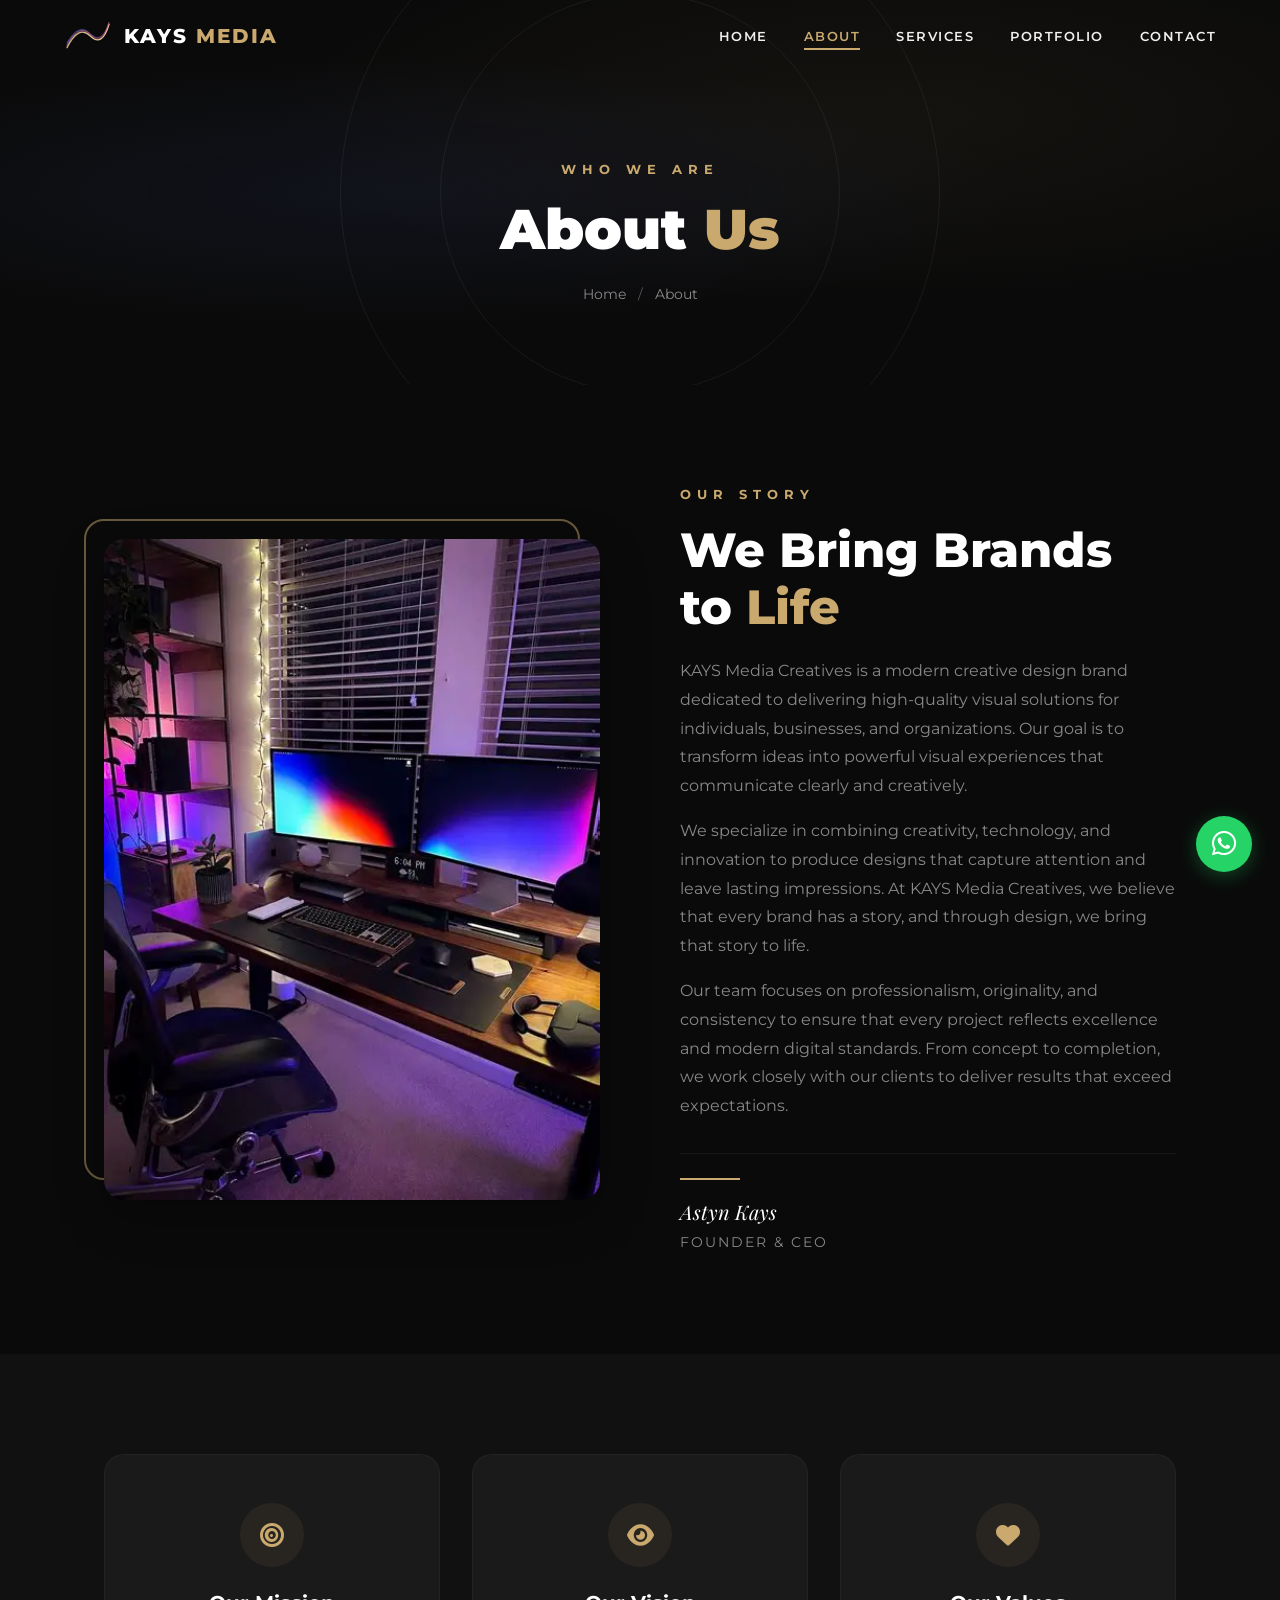
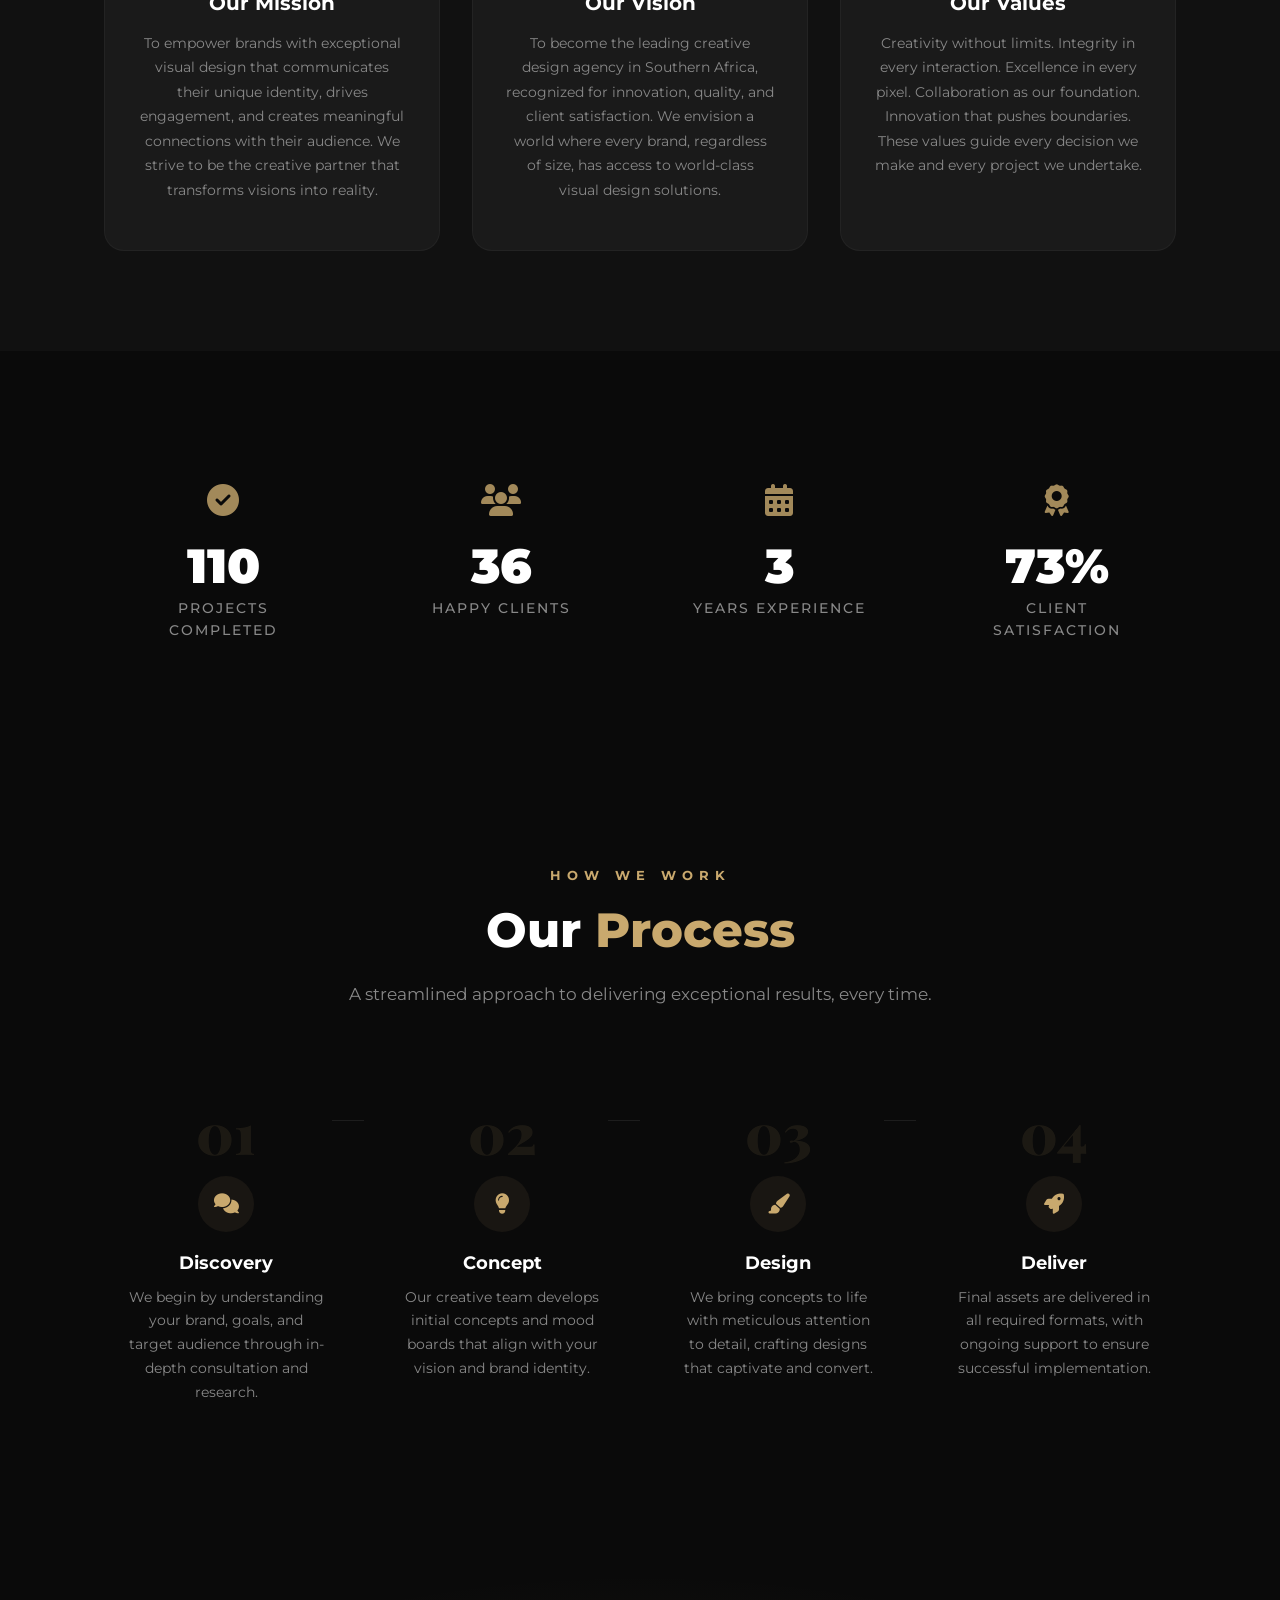
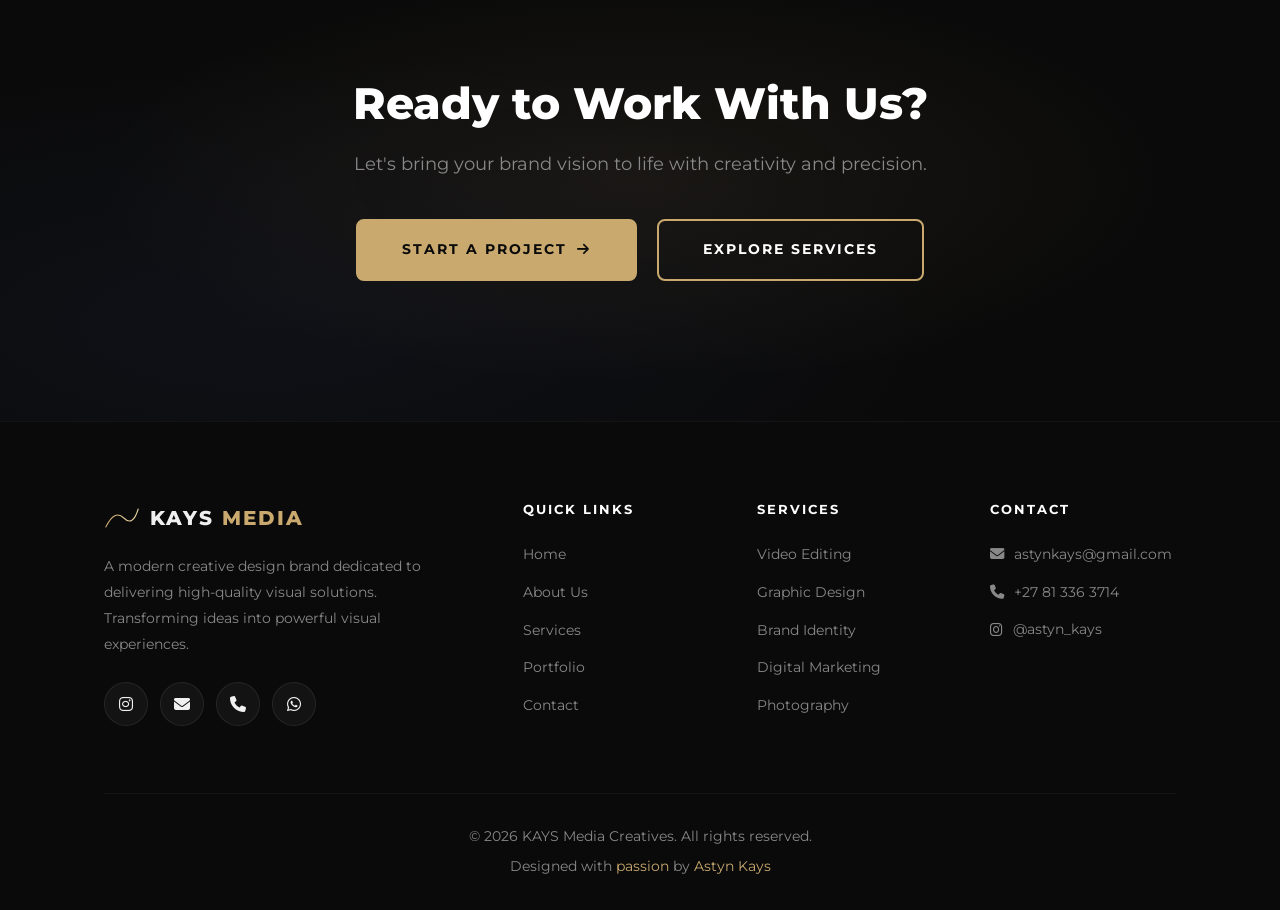
<file: about.html>
<!DOCTYPE html>
<html lang="en">
<head>
    <meta charset="UTF-8">
    <meta name="viewport" content="width=device-width, initial-scale=1.0">
    <meta property="og:image:width" content="1200">
    <meta property="og:image:height" content="630">
    <meta name="theme-color" content="#0a0a0a">
    <title>About Us | KAYS Media Creatives — Our Story & Mission</title>
    <meta name="description" content="Learn about KAYS Media Creatives. Founded by Astyn Kays, we are a modern creative design agency transforming ideas into powerful visual experiences across South Africa and Zambia.">
    <meta name="keywords" content="about KAYS Media, creative agency, Astyn Kays, visual design, brand story">
    <meta name="author" content="Astyn Kays">
    <meta name="robots" content="index, follow">
    <link rel="canonical" href="https://astynkays.github.io/about.html">
    <meta property="og:title" content="About Us | KAYS Media Creatives">
    <meta property="og:description" content="Discover the story behind KAYS Media Creatives and our mission to transform brands through visual excellence.">
    <meta property="og:type" content="website">
    <meta property="og:url" content="https://astynkays.github.io/about.html">
    <meta property="og:image" content="https://astynkays.github.io/images/og-image.jpg">
    <meta property="og:site_name" content="KAYS Media Creatives">
    <meta name="twitter:card" content="summary_large_image">
    <meta name="twitter:title" content="About Us | KAYS Media Creatives">
    <meta name="twitter:description" content="Discover the story behind KAYS Media Creatives.">
    <meta name="twitter:image" content="https://astynkays.github.io/images/og-image.jpg">
    <link rel="icon" type="image/x-icon" href="icons/favicon.ico">
    <link rel="apple-touch-icon" sizes="180x180" href="icons/apple-touch-icon.png">
    <link rel="icon" type="image/png" sizes="32x32" href="icons/favicon-32x32.png">
    <link rel="icon" type="image/png" sizes="16x16" href="icons/favicon-16x16.png">
    <link rel="manifest" href="site.webmanifest">
    <link rel="preconnect" href="https://fonts.googleapis.com">
    <link rel="preconnect" href="https://fonts.gstatic.com" crossorigin>
    <link href="https://fonts.googleapis.com/css2?family=Montserrat:wght@300;400;500;600;700;800;900&family=Playfair+Display:ital,wght@0,400;0,600;0,700;1,400&display=swap" rel="stylesheet">
    <link rel="stylesheet" href="https://cdnjs.cloudflare.com/ajax/libs/font-awesome/6.5.1/css/all.min.css" integrity="sha512-DTOQO9RWCH3ppGqcWaEA1BIZOC6xxalwEsw9c2QQeAIftl+Vegovlnee1c9QX4TctnWMn13TZye+giMm8e2LwA==" crossorigin="anonymous" referrerpolicy="no-referrer">
    <link rel="stylesheet" href="css/style.css">
    <link rel="stylesheet" href="css/responsive.css">
    <link rel="stylesheet" href="css/animations.css">
    <script type="application/ld+json">
    {"@context":"https://schema.org","@type":"AboutPage","name":"About KAYS Media Creatives","description":"Learn about our story, mission, and the team behind KAYS Media Creatives.","url":"https://astynkays.github.io/about.html","mainEntity":{"@type":"Organization","name":"KAYS Media Creatives","founder":{"@type":"Person","name":"Astyn Kays"},"description":"A modern creative design agency delivering video editing, graphic design, brand identity, and digital marketing solutions."}}
    </script>
</head>
<body>
    <a href="#main-content" class="skip-link">Skip to main content</a>
    <header class="site-header" id="siteHeader">
        <nav class="main-nav" aria-label="Main navigation">
            <a href="/" class="logo" aria-label="KAYS Media Creatives Home">
                <div class="logo-mark">
                    <svg viewBox="0 0 100 60" fill="none" xmlns="http://www.w3.org/2000/svg" aria-hidden="true">
                        <path d="M5 55 Q 30 5, 55 30 T 95 5" stroke="url(#grad1)" stroke-width="3" fill="none" stroke-linecap="round"/>
                        <path d="M5 45 Q 30 0, 55 25 T 95 0" stroke="url(#grad2)" stroke-width="2" fill="none" stroke-linecap="round" opacity="0.7"/>
                        <path d="M5 50 Q 30 2, 55 27 T 95 2" stroke="url(#grad3)" stroke-width="2.5" fill="none" stroke-linecap="round" opacity="0.5"/>
                        <defs>
                            <linearGradient id="grad1" x1="0%" y1="0%" x2="100%" y2="0%"><stop offset="0%" style="stop-color:#c9a96e"/><stop offset="100%" style="stop-color:#e8d5a3"/></linearGradient>
                            <linearGradient id="grad2" x1="0%" y1="0%" x2="100%" y2="0%"><stop offset="0%" style="stop-color:#667eea"/><stop offset="100%" style="stop-color:#764ba2"/></linearGradient>
                            <linearGradient id="grad3" x1="0%" y1="0%" x2="100%" y2="0%"><stop offset="0%" style="stop-color:#f093fb"/><stop offset="100%" style="stop-color:#f5576c"/></linearGradient>
                        </defs>
                    </svg>
                </div>
                <span class="logo-text">KAYS <span class="logo-accent">MEDIA</span></span>
            </a>
            <ul class="nav-links" role="menubar">
                <li role="none"><a href="/" role="menuitem">Home</a></li>
                <li role="none"><a href="about.html" class="active" role="menuitem" aria-current="page">About</a></li>
                <li role="none"><a href="services.html" role="menuitem">Services</a></li>
                <li role="none"><a href="portfolio.html" role="menuitem">Portfolio</a></li>
                <li role="none"><a href="contact.html" role="menuitem">Contact</a></li>
            </ul>
            <button class="mobile-menu-btn" aria-label="Open menu" aria-expanded="false" aria-controls="mobileNav">
                <span class="hamburger-line"></span><span class="hamburger-line"></span><span class="hamburger-line"></span>
            </button>
        </nav>
    </header>
    <div class="mobile-overlay" id="mobileOverlay" aria-hidden="true"></div>
    <nav class="mobile-nav" id="mobileNav" aria-label="Mobile navigation" aria-hidden="true">
        <button class="mobile-close" aria-label="Close menu"><i class="fas fa-times" aria-hidden="true"></i></button>
        <ul class="mobile-nav-links">
            <li><a href="/">Home</a></li>
            <li><a href="about.html" class="active">About</a></li>
            <li><a href="services.html">Services</a></li>
            <li><a href="portfolio.html">Portfolio</a></li>
            <li><a href="contact.html">Contact</a></li>
        </ul>
        <div class="mobile-nav-footer">
            <a href="mailto:astynkays@gmail.com" class="mobile-nav-email">astynkays@gmail.com</a>
            <a href="tel:+27813363714" class="mobile-nav-phone">+27 81 336 3714</a>
        </div>
    </nav>
    <main id="main-content">
        <!-- Page Header -->
        <section class="page-header" aria-label="Page header">
            <div class="page-header-bg" aria-hidden="true">
                <div class="page-header-gradient"></div>
                <div class="page-header-circles">
                    <div class="hero-circle" style="--size:600px;--duration:35s;"></div>
                    <div class="hero-circle" style="--size:400px;--duration:28s;--direction:reverse;"></div>
                </div>
            </div>
            <div class="container">
                <div class="page-header-content" data-reveal="up">
                    <p class="page-header-label">Who We Are</p>
                    <h1 class="page-header-title">About <span class="text-accent">Us</span></h1>
                    <nav aria-label="Breadcrumb">
                        <ol class="breadcrumb">
                            <li><a href="/">Home</a></li>
                            <li aria-current="page">About</li>
                        </ol>
                    </nav>
                </div>
            </div>
        </section>
        <!-- About Story -->
        <section class="about-story" aria-labelledby="story-heading">
            <div class="container">
                <div class="about-grid">
                    <div class="about-image-wrapper" data-reveal="left">
                        <div class="about-image">
                            <img src="images/about-workspace.webp" alt="KAYS Media Creatives creative workspace" loading="lazy" width="600" height="750">
                        </div>
                        <div class="about-image-accent"></div>
                    </div>
                    <div class="about-content" data-reveal="right">
                        <p class="section-label">Our Story</p>
                        <h2 id="story-heading" class="section-title">We Bring Brands to <span class="text-accent">Life</span></h2>
                        <div class="about-text">
                            <p>KAYS Media Creatives is a modern creative design brand dedicated to delivering high-quality visual solutions for individuals, businesses, and organizations. Our goal is to transform ideas into powerful visual experiences that communicate clearly and creatively.</p>
                            <p>We specialize in combining creativity, technology, and innovation to produce designs that capture attention and leave lasting impressions. At KAYS Media Creatives, we believe that every brand has a story, and through design, we bring that story to life.</p>
                            <p>Our team focuses on professionalism, originality, and consistency to ensure that every project reflects excellence and modern digital standards. From concept to completion, we work closely with our clients to deliver results that exceed expectations.</p>
                        </div>
                        <div class="about-signature">
                            <div class="signature-line"></div>
                            <p class="signature-name">Astyn Kays</p>
                            <p class="signature-title">Founder & CEO</p>
                        </div>
                    </div>
                </div>
            </div>
        </section>
        <!-- Mission & Vision -->
        <section class="mission-vision" aria-labelledby="mission-heading">
            <div class="container">
                <div class="mv-grid">
                    <article class="mv-card" data-reveal="up" data-delay="100">
                        <div class="mv-icon" aria-hidden="true"><i class="fas fa-bullseye"></i></div>
                        <h3 id="mission-heading" class="mv-title">Our Mission</h3>
                        <p class="mv-desc">To empower brands with exceptional visual design that communicates their unique identity, drives engagement, and creates meaningful connections with their audience. We strive to be the creative partner that transforms visions into reality.</p>
                    </article>
                    <article class="mv-card" data-reveal="up" data-delay="200">
                        <div class="mv-icon" aria-hidden="true"><i class="fas fa-eye"></i></div>
                        <h3 class="mv-title">Our Vision</h3>
                        <p class="mv-desc">To become the leading creative design agency in Southern Africa, recognized for innovation, quality, and client satisfaction. We envision a world where every brand, regardless of size, has access to world-class visual design solutions.</p>
                    </article>
                    <article class="mv-card" data-reveal="up" data-delay="300">
                        <div class="mv-icon" aria-hidden="true"><i class="fas fa-heart"></i></div>
                        <h3 class="mv-title">Our Values</h3>
                        <p class="mv-desc">Creativity without limits. Integrity in every interaction. Excellence in every pixel. Collaboration as our foundation. Innovation that pushes boundaries. These values guide every decision we make and every project we undertake.</p>
                    </article>
                </div>
            </div>
        </section>
        <!-- Stats Section -->
        <section class="stats stats--dark" aria-label="Company statistics">
            <div class="container">
                <div class="stats-grid">
                    <div class="stat" data-reveal="up" data-delay="100">
                        <div class="stat-icon" aria-hidden="true"><i class="fas fa-check-circle"></i></div>
                        <div class="stat-number" data-count="150">0</div>
                        <div class="stat-label">Projects Completed</div>
                    </div>
                    <div class="stat" data-reveal="up" data-delay="200">
                        <div class="stat-icon" aria-hidden="true"><i class="fas fa-users"></i></div>
                        <div class="stat-number" data-count="50">0</div>
                        <div class="stat-label">Happy Clients</div>
                    </div>
                    <div class="stat" data-reveal="up" data-delay="300">
                        <div class="stat-icon" aria-hidden="true"><i class="fas fa-calendar-alt"></i></div>
                        <div class="stat-number" data-count="5">0</div>
                        <div class="stat-label">Years Experience</div>
                    </div>
                    <div class="stat" data-reveal="up" data-delay="400">
                        <div class="stat-icon" aria-hidden="true"><i class="fas fa-award"></i></div>
                        <div class="stat-number" data-count="100" data-suffix="%">0</div>
                        <div class="stat-label">Client Satisfaction</div>
                    </div>
                </div>
            </div>
        </section>
        <!-- Process Section -->
        <section class="process" aria-labelledby="process-heading">
            <div class="container">
                <header class="section-header" data-reveal="up">
                    <p class="section-label">How We Work</p>
                    <h2 id="process-heading" class="section-title">Our <span class="text-accent">Process</span></h2>
                    <p class="section-desc">A streamlined approach to delivering exceptional results, every time.</p>
                </header>
                <div class="process-grid">
                    <article class="process-step" data-reveal="up" data-delay="100">
                        <div class="process-number" aria-hidden="true">01</div>
                        <div class="process-icon" aria-hidden="true"><i class="fas fa-comments"></i></div>
                        <h3 class="process-title">Discovery</h3>
                        <p class="process-desc">We begin by understanding your brand, goals, and target audience through in-depth consultation and research.</p>
                    </article>
                    <article class="process-step" data-reveal="up" data-delay="200">
                        <div class="process-number" aria-hidden="true">02</div>
                        <div class="process-icon" aria-hidden="true"><i class="fas fa-lightbulb"></i></div>
                        <h3 class="process-title">Concept</h3>
                        <p class="process-desc">Our creative team develops initial concepts and mood boards that align with your vision and brand identity.</p>
                    </article>
                    <article class="process-step" data-reveal="up" data-delay="300">
                        <div class="process-number" aria-hidden="true">03</div>
                        <div class="process-icon" aria-hidden="true"><i class="fas fa-paint-brush"></i></div>
                        <h3 class="process-title">Design</h3>
                        <p class="process-desc">We bring concepts to life with meticulous attention to detail, crafting designs that captivate and convert.</p>
                    </article>
                    <article class="process-step" data-reveal="up" data-delay="400">
                        <div class="process-number" aria-hidden="true">04</div>
                        <div class="process-icon" aria-hidden="true"><i class="fas fa-rocket"></i></div>
                        <h3 class="process-title">Deliver</h3>
                        <p class="process-desc">Final assets are delivered in all required formats, with ongoing support to ensure successful implementation.</p>
                    </article>
                </div>
            </div>
        </section>
        <!-- CTA Section -->
        <section class="cta-section" aria-label="Call to action">
            <div class="cta-background" aria-hidden="true"><div class="cta-gradient"></div></div>
            <div class="container">
                <div class="cta-content" data-reveal="up">
                    <h2 class="cta-title">Ready to Work With Us?</h2>
                    <p class="cta-desc">Let's bring your brand vision to life with creativity and precision.</p>
                    <div class="cta-buttons">
                        <a href="contact.html" class="btn btn-primary btn-large"><span>Start a Project</span><i class="fas fa-arrow-right" aria-hidden="true"></i></a>
                        <a href="services.html" class="btn btn-outline btn-large"><span>Explore Services</span></a>
                    </div>
                </div>
            </div>
        </section>
    </main>
    <footer class="site-footer" role="contentinfo">
        <div class="container">
            <div class="footer-grid">
                <div class="footer-brand">
                    <a href="/" class="footer-logo">
                        <div class="logo-mark logo-mark--small">
                            <svg viewBox="0 0 100 60" fill="none" xmlns="http://www.w3.org/2000/svg" aria-hidden="true">
                                <path d="M5 55 Q 30 5, 55 30 T 95 5" stroke="url(#grad1f)" stroke-width="3" fill="none" stroke-linecap="round"/>
                                <defs><linearGradient id="grad1f" x1="0%" y1="0%" x2="100%" y2="0%"><stop offset="0%" style="stop-color:#c9a96e"/><stop offset="100%" style="stop-color:#e8d5a3"/></linearGradient></defs>
                            </svg>
                        </div>
                        <span class="footer-logo-text">KAYS <span class="text-accent">MEDIA</span></span>
                    </a>
                    <p class="footer-desc">A modern creative design brand dedicated to delivering high-quality visual solutions. Transforming ideas into powerful visual experiences.</p>
                    <div class="social-links">
                        <a href="https://instagram.com/astyn_kays" target="_blank" rel="noopener noreferrer" aria-label="Follow us on Instagram"><i class="fab fa-instagram" aria-hidden="true"></i></a>
                        <a href="mailto:astynkays@gmail.com" aria-label="Email us"><i class="fas fa-envelope" aria-hidden="true"></i></a>
                        <a href="tel:+27813363714" aria-label="Call us"><i class="fas fa-phone" aria-hidden="true"></i></a>
                        <a href="https://wa.me/27813363714" target="_blank" rel="noopener noreferrer" aria-label="Message us on WhatsApp"><i class="fab fa-whatsapp" aria-hidden="true"></i></a>
                    </div>
                </div>
                <nav class="footer-nav" aria-label="Footer navigation">
                    <h4 class="footer-heading">Quick Links</h4>
                    <ul>
                        <li><a href="/">Home</a></li>
                        <li><a href="about.html">About Us</a></li>
                        <li><a href="services.html">Services</a></li>
                        <li><a href="portfolio.html">Portfolio</a></li>
                        <li><a href="contact.html">Contact</a></li>
                    </ul>
                </nav>
                <nav class="footer-nav" aria-label="Services navigation">
                    <h4 class="footer-heading">Services</h4>
                    <ul>
                        <li><a href="services.html#video-editing">Video Editing</a></li>
                        <li><a href="services.html#graphic-design">Graphic Design</a></li>
                        <li><a href="services.html#brand-identity">Brand Identity</a></li>
                        <li><a href="services.html#digital-marketing">Digital Marketing</a></li>
                        <li><a href="services.html#photography">Photography</a></li>
                    </ul>
                </nav>
                <div class="footer-contact">
                    <h4 class="footer-heading">Contact</h4>
                    <ul>
                        <li><a href="mailto:astynkays@gmail.com"><i class="fas fa-envelope" aria-hidden="true"></i>astynkays@gmail.com</a></li>
                        <li><a href="tel:+27813363714"><i class="fas fa-phone" aria-hidden="true"></i>+27 81 336 3714</a></li>
                        <li><a href="https://instagram.com/astyn_kays" target="_blank" rel="noopener noreferrer"><i class="fab fa-instagram" aria-hidden="true"></i>@astyn_kays</a></li>
                    </ul>
                </div>
            </div>
            <div class="footer-bottom">
                <p>&copy; <span id="currentYear">2026</span> KAYS Media Creatives. All rights reserved.</p>
                <p class="footer-credit">Designed with <span class="text-accent">passion</span> by <a href="https://instagram.com/astyn_kays" target="_blank" rel="noopener noreferrer">Astyn Kays</a></p>
            </div>
        </div>
    </footer>
    <a href="https://wa.me/27813363714" class="whatsapp-float" target="_blank" rel="noopener noreferrer" aria-label="Chat on WhatsApp"><i class="fab fa-whatsapp" aria-hidden="true"></i></a>
    <button class="back-to-top" id="backToTop" aria-label="Back to top"><i class="fas fa-arrow-up" aria-hidden="true"></i></button>
    <script src="js/navigation.js" defer></script>
    <script src="js/animations.js" defer></script>
    <script src="js/main.js" defer></script>
</body>
</html>
</file>
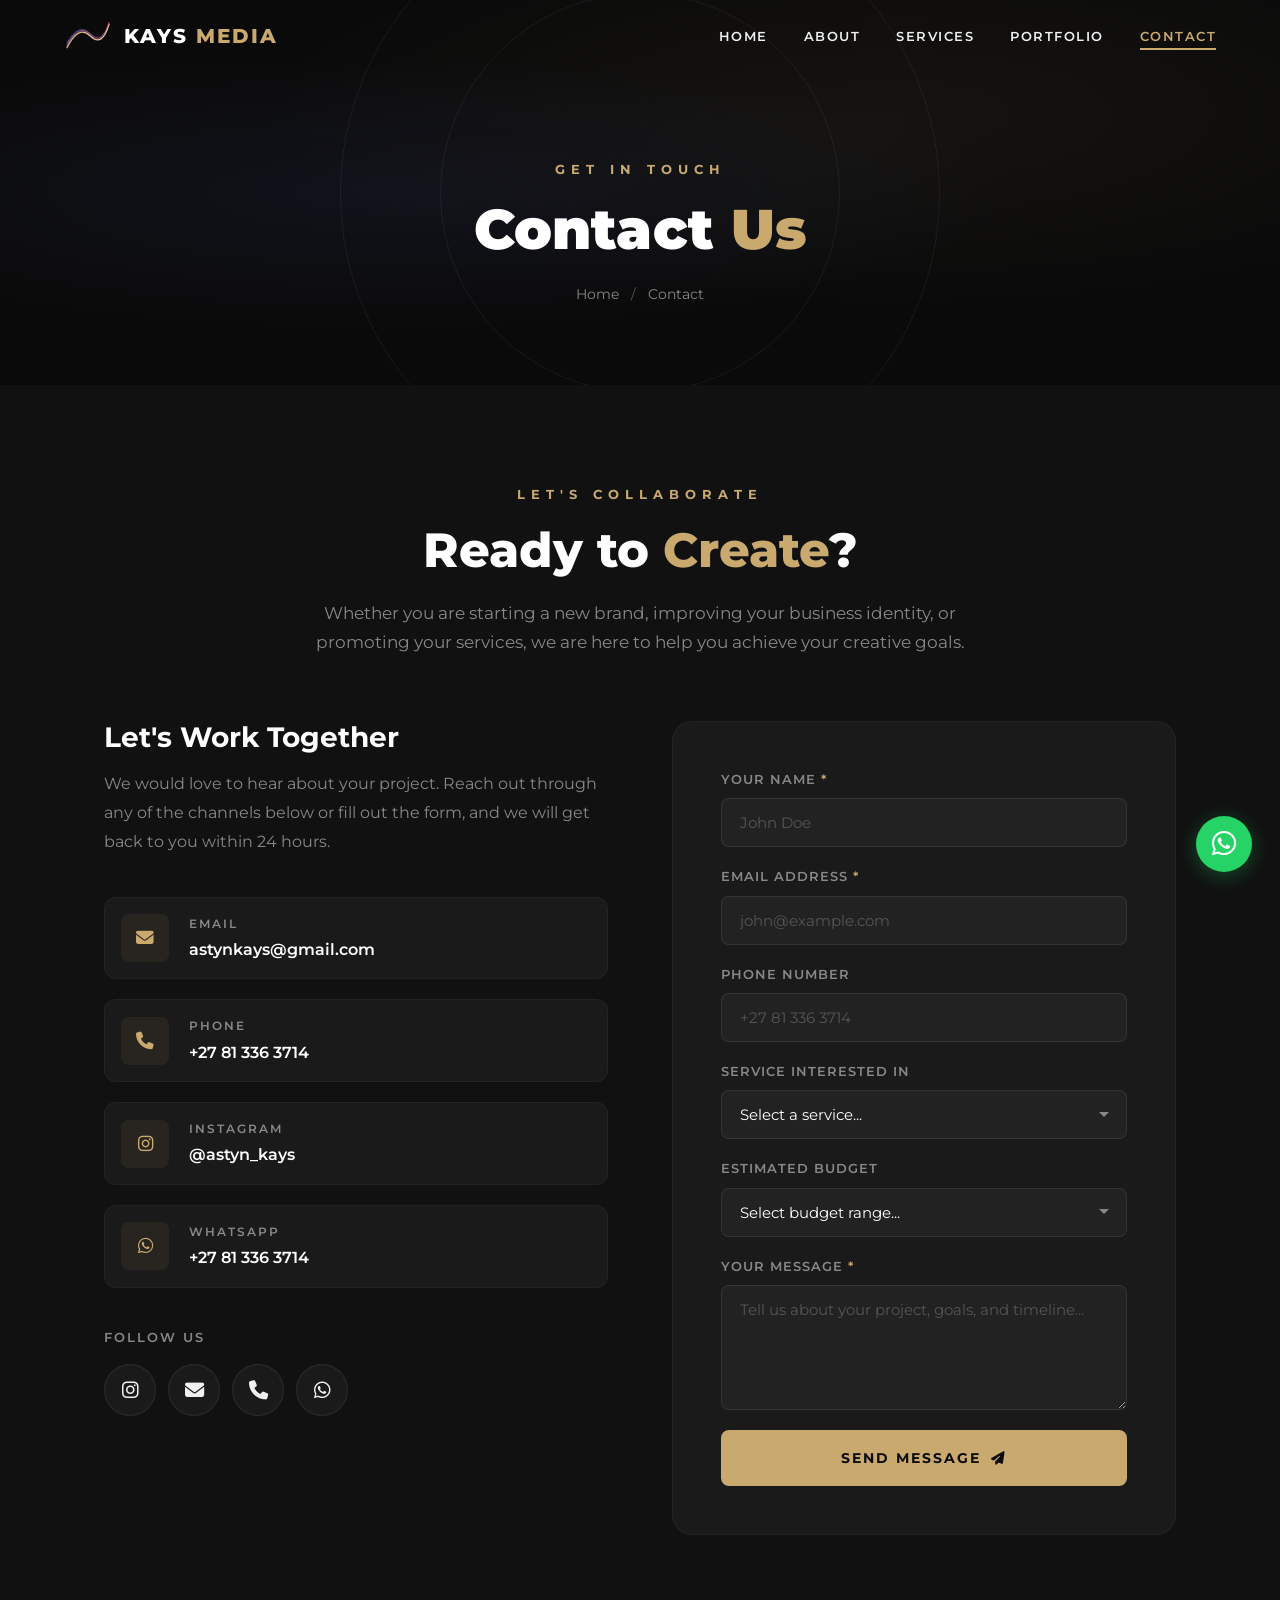
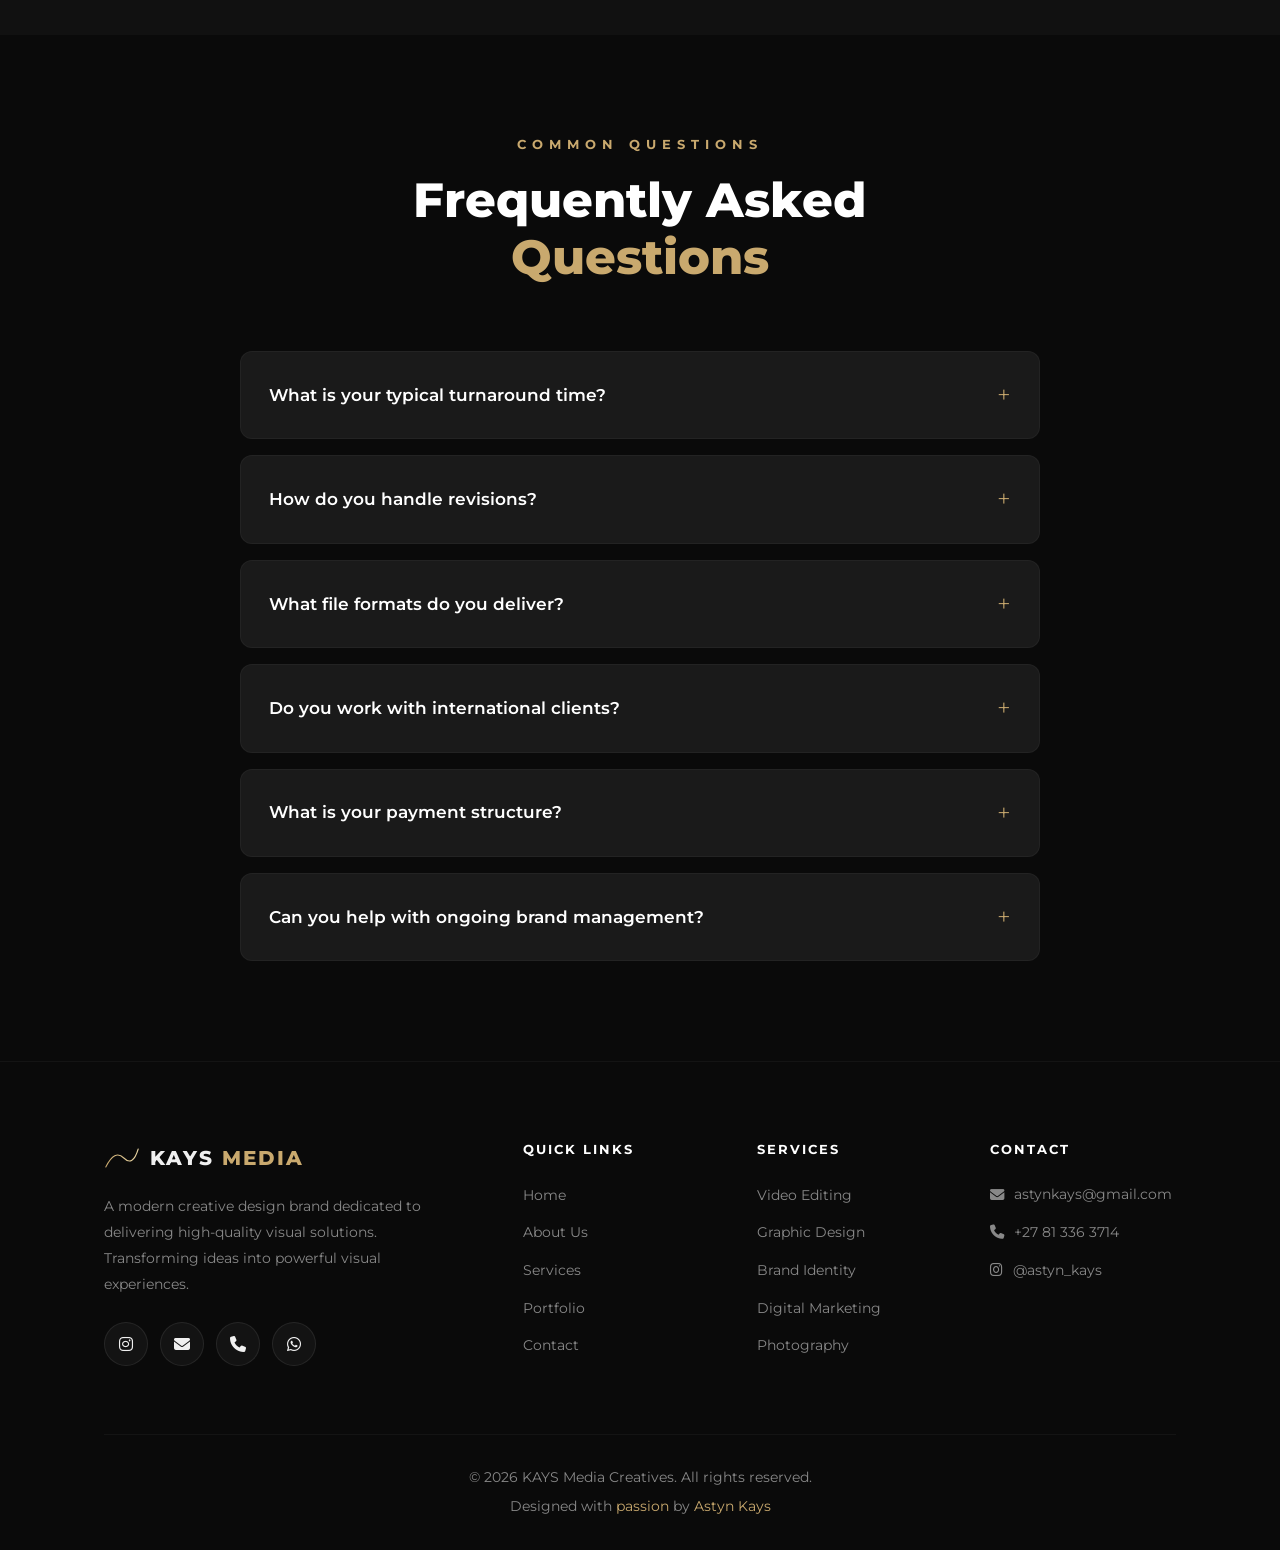
<file: contact.html>
<!DOCTYPE html>
<html lang="en">
<head>
    <meta charset="UTF-8">
    <meta name="viewport" content="width=device-width, initial-scale=1.0">
    <meta property="og:image:width" content="1200">
    <meta property="og:image:height" content="630">
    <meta name="theme-color" content="#0a0a0a">
    <title>Contact Us | KAYS Media Creatives — Let's Work Together</title>
    <meta name="description" content="Get in touch with KAYS Media Creatives. Ready to transform your brand? Contact us for video editing, graphic design, brand identity, and digital marketing services.">
    <meta name="keywords" content="contact KAYS Media, creative agency contact, video editing services, graphic design services, South Africa creative agency">
    <meta name="author" content="Astyn Kays">
    <meta name="robots" content="index, follow">
    <link rel="canonical" href="https://astynkays.github.io/contact.html">
    <meta property="og:title" content="Contact Us | KAYS Media Creatives">
    <meta property="og:description" content="Ready to collaborate? Let's create designs that inspire, communicate, and make an impact.">
    <meta property="og:type" content="website">
    <meta property="og:url" content="https://astynkays.github.io/contact.html">
    <meta property="og:image" content="https://astynkays.github.io/images/og-image.jpg">
    <meta property="og:site_name" content="KAYS Media Creatives">
    <meta name="twitter:card" content="summary_large_image">
    <meta name="twitter:title" content="Contact Us | KAYS Media Creatives">
    <meta name="twitter:description" content="Ready to collaborate? Let's create something extraordinary.">
    <meta name="twitter:image" content="https://astynkays.github.io/images/og-image.jpg">
    <link rel="icon" type="image/x-icon" href="icons/favicon.ico">
    <link rel="apple-touch-icon" sizes="180x180" href="icons/apple-touch-icon.png">
    <link rel="icon" type="image/png" sizes="32x32" href="icons/favicon-32x32.png">
    <link rel="icon" type="image/png" sizes="16x16" href="icons/favicon-16x16.png">
    <link rel="manifest" href="site.webmanifest">
    <link rel="preconnect" href="https://fonts.googleapis.com">
    <link rel="preconnect" href="https://fonts.gstatic.com" crossorigin>
    <link href="https://fonts.googleapis.com/css2?family=Montserrat:wght@300;400;500;600;700;800;900&family=Playfair+Display:ital,wght@0,400;0,600;0,700;1,400&display=swap" rel="stylesheet">
    <link rel="stylesheet" href="https://cdnjs.cloudflare.com/ajax/libs/font-awesome/6.5.1/css/all.min.css" integrity="sha512-DTOQO9RWCH3ppGqcWaEA1BIZOC6xxalwEsw9c2QQeAIftl+Vegovlnee1c9QX4TctnWMn13TZye+giMm8e2LwA==" crossorigin="anonymous" referrerpolicy="no-referrer">
    <link rel="stylesheet" href="css/style.css">
    <link rel="stylesheet" href="css/responsive.css">
    <link rel="stylesheet" href="css/animations.css">
    <script type="application/ld+json">
    {"@context":"https://schema.org","@type":"ContactPage","name":"Contact KAYS Media Creatives","description":"Get in touch with KAYS Media Creatives for professional creative design services.","url":"https://astynkays.github.io/contact.html","mainEntity":{"@type":"Organization","name":"KAYS Media Creatives","telephone":"+27-81-336-3714","email":"astynkays@gmail.com","contactPoint":{"@type":"ContactPoint","telephone":"+27-81-336-3714","contactType":"customer service","email":"astynkays@gmail.com"}}}
    </script>
</head>
<body>
    <a href="#main-content" class="skip-link">Skip to main content</a>
    <header class="site-header" id="siteHeader">
        <nav class="main-nav" aria-label="Main navigation">
            <a href="/" class="logo" aria-label="KAYS Media Creatives Home">
                <div class="logo-mark">
                    <svg viewBox="0 0 100 60" fill="none" xmlns="http://www.w3.org/2000/svg" aria-hidden="true">
                        <path d="M5 55 Q 30 5, 55 30 T 95 5" stroke="url(#grad1)" stroke-width="3" fill="none" stroke-linecap="round"/>
                        <path d="M5 45 Q 30 0, 55 25 T 95 0" stroke="url(#grad2)" stroke-width="2" fill="none" stroke-linecap="round" opacity="0.7"/>
                        <path d="M5 50 Q 30 2, 55 27 T 95 2" stroke="url(#grad3)" stroke-width="2.5" fill="none" stroke-linecap="round" opacity="0.5"/>
                        <defs>
                            <linearGradient id="grad1" x1="0%" y1="0%" x2="100%" y2="0%"><stop offset="0%" style="stop-color:#c9a96e"/><stop offset="100%" style="stop-color:#e8d5a3"/></linearGradient>
                            <linearGradient id="grad2" x1="0%" y1="0%" x2="100%" y2="0%"><stop offset="0%" style="stop-color:#667eea"/><stop offset="100%" style="stop-color:#764ba2"/></linearGradient>
                            <linearGradient id="grad3" x1="0%" y1="0%" x2="100%" y2="0%"><stop offset="0%" style="stop-color:#f093fb"/><stop offset="100%" style="stop-color:#f5576c"/></linearGradient>
                        </defs>
                    </svg>
                </div>
                <span class="logo-text">KAYS <span class="logo-accent">MEDIA</span></span>
            </a>
            <ul class="nav-links" role="menubar">
                <li role="none"><a href="/" role="menuitem">Home</a></li>
                <li role="none"><a href="about.html" role="menuitem">About</a></li>
                <li role="none"><a href="services.html" role="menuitem">Services</a></li>
                <li role="none"><a href="portfolio.html" role="menuitem">Portfolio</a></li>
                <li role="none"><a href="contact.html" class="active" role="menuitem" aria-current="page">Contact</a></li>
            </ul>
            <button class="mobile-menu-btn" aria-label="Open menu" aria-expanded="false" aria-controls="mobileNav">
                <span class="hamburger-line"></span><span class="hamburger-line"></span><span class="hamburger-line"></span>
            </button>
        </nav>
    </header>
    <div class="mobile-overlay" id="mobileOverlay" aria-hidden="true"></div>
    <nav class="mobile-nav" id="mobileNav" aria-label="Mobile navigation" aria-hidden="true">
        <button class="mobile-close" aria-label="Close menu"><i class="fas fa-times" aria-hidden="true"></i></button>
        <ul class="mobile-nav-links">
            <li><a href="/">Home</a></li>
            <li><a href="about.html">About</a></li>
            <li><a href="services.html">Services</a></li>
            <li><a href="portfolio.html">Portfolio</a></li>
            <li><a href="contact.html" class="active">Contact</a></li>
        </ul>
        <div class="mobile-nav-footer">
            <a href="mailto:astynkays@gmail.com" class="mobile-nav-email">astynkays@gmail.com</a>
            <a href="tel:+27813363714" class="mobile-nav-phone">+27 81 336 3714</a>
        </div>
    </nav>
    <main id="main-content">
        <section class="page-header" aria-label="Page header">
            <div class="page-header-bg" aria-hidden="true">
                <div class="page-header-gradient"></div>
                <div class="page-header-circles">
                    <div class="hero-circle" style="--size:600px;--duration:35s;"></div>
                    <div class="hero-circle" style="--size:400px;--duration:28s;--direction:reverse;"></div>
                </div>
            </div>
            <div class="container">
                <div class="page-header-content" data-reveal="up">
                    <p class="page-header-label">Get In Touch</p>
                    <h1 class="page-header-title">Contact <span class="text-accent">Us</span></h1>
                    <nav aria-label="Breadcrumb">
                        <ol class="breadcrumb">
                            <li><a href="/">Home</a></li>
                            <li aria-current="page">Contact</li>
                        </ol>
                    </nav>
                </div>
            </div>
        </section>
        <section class="contact-section" aria-labelledby="contact-heading">
            <div class="container">
                <header class="section-header" data-reveal="up">
                    <p class="section-label">Let's Collaborate</p>
                    <h2 id="contact-heading" class="section-title">Ready to <span class="text-accent">Create</span>?</h2>
                    <p class="section-desc">Whether you are starting a new brand, improving your business identity, or promoting your services, we are here to help you achieve your creative goals.</p>
                </header>
                <div class="contact-grid">
                    <div class="contact-info" data-reveal="left">
                        <h3 class="contact-info-title">Let's Work Together</h3>
                        <p class="contact-info-desc">We would love to hear about your project. Reach out through any of the channels below or fill out the form, and we will get back to you within 24 hours.</p>
                        <div class="contact-methods">
                            <a href="mailto:astynkays@gmail.com" class="contact-method">
                                <div class="contact-method-icon" aria-hidden="true"><i class="fas fa-envelope"></i></div>
                                <div class="contact-method-content">
                                    <span class="contact-method-label">Email</span>
                                    <span class="contact-method-value">astynkays@gmail.com</span>
                                </div>
                            </a>
                            <a href="tel:+27813363714" class="contact-method">
                                <div class="contact-method-icon" aria-hidden="true"><i class="fas fa-phone"></i></div>
                                <div class="contact-method-content">
                                    <span class="contact-method-label">Phone</span>
                                    <span class="contact-method-value">+27 81 336 3714</span>
                                </div>
                            </a>
                            <a href="https://instagram.com/astyn_kays" target="_blank" rel="noopener noreferrer" class="contact-method">
                                <div class="contact-method-icon" aria-hidden="true"><i class="fab fa-instagram"></i></div>
                                <div class="contact-method-content">
                                    <span class="contact-method-label">Instagram</span>
                                    <span class="contact-method-value">@astyn_kays</span>
                                </div>
                            </a>
                            <a href="https://wa.me/27813363714" target="_blank" rel="noopener noreferrer" class="contact-method">
                                <div class="contact-method-icon" aria-hidden="true"><i class="fab fa-whatsapp"></i></div>
                                <div class="contact-method-content">
                                    <span class="contact-method-label">WhatsApp</span>
                                    <span class="contact-method-value">+27 81 336 3714</span>
                                </div>
                            </a>
                        </div>
                        <div class="contact-social">
                            <p class="contact-social-label">Follow Us</p>
                            <div class="social-links social-links--large">
                                <a href="https://instagram.com/astyn_kays" target="_blank" rel="noopener noreferrer" aria-label="Follow us on Instagram"><i class="fab fa-instagram" aria-hidden="true"></i></a>
                                <a href="mailto:astynkays@gmail.com" aria-label="Email us"><i class="fas fa-envelope" aria-hidden="true"></i></a>
                                <a href="tel:+27813363714" aria-label="Call us"><i class="fas fa-phone" aria-hidden="true"></i></a>
                                <a href="https://wa.me/27813363714" target="_blank" rel="noopener noreferrer" aria-label="Message us on WhatsApp"><i class="fab fa-whatsapp" aria-hidden="true"></i></a>
                            </div>
                        </div>
                    </div>
                    <div class="contact-form-wrapper" data-reveal="right">
                        <form class="contact-form" action="https://formspree.io/f/mnjlkpok" method="POST" aria-label="Contact form">
                            <input type="hidden" name="_subject" value="New Client Message - KAYS Media Creatives">
                            <input type="hidden" name="_next" value="https://astynkays.github.io/contact.html?success=true">
                            <div class="form-group">
                                <label for="name">Your Name <span class="required" aria-label="required">*</span></label>
                                <input type="text" id="name" name="name" placeholder="John Doe" required autocomplete="name">
                            </div>
                            <div class="form-group">
                                <label for="email">Email Address <span class="required" aria-label="required">*</span></label>
                                <input type="email" id="email" name="email" placeholder="john@example.com" required autocomplete="email">
                            </div>
                            <div class="form-group">
                                <label for="phone">Phone Number</label>
                                <input type="tel" id="phone" name="phone" placeholder="+27 81 336 3714" autocomplete="tel">
                            </div>
                            <div class="form-group">
                                <label for="service">Service Interested In</label>
                                <select id="service" name="service">
                                    <option value="">Select a service...</option>
                                    <option value="video-editing">Video Editing</option>
                                    <option value="graphic-design">Graphic Design</option>
                                    <option value="brand-identity">Brand Identity</option>
                                    <option value="digital-marketing">Digital Marketing</option>
                                    <option value="photography">Photography</option>
                                    <option value="social-media">Social Media</option>
                                    <option value="other">Other</option>
                                </select>
                            </div>
                            <div class="form-group">
                                <label for="budget">Estimated Budget</label>
                                <select id="budget" name="budget">
                                    <option value="">Select budget range...</option>
                                    <option value="under-1000">Under R1,000</option>
                                    <option value="1000-5000">R1,000 - R5,000</option>
                                    <option value="5000-10000">R5,000 - R10,000</option>
                                    <option value="10000-25000">R10,000 - R25,000</option>
                                    <option value="25000+">R25,000+</option>
                                </select>
                            </div>
                            <div class="form-group">
                                <label for="message">Your Message <span class="required" aria-label="required">*</span></label>
                                <textarea id="message" name="message" placeholder="Tell us about your project, goals, and timeline..." required rows="5"></textarea>
                            </div>
                            <button type="submit" class="btn btn-primary btn-large btn-full">
                                <span>Send Message</span>
                                <i class="fas fa-paper-plane" aria-hidden="true"></i>
                            </button>
                        </form>
                        <div class="form-success" id="formSuccess" role="alert" aria-live="polite" hidden>
                            <div class="form-success-icon" aria-hidden="true"><i class="fas fa-check-circle"></i></div>
                            <h3 class="form-success-title">Message Sent!</h3>
                            <p class="form-success-desc">Thank you for reaching out. We will get back to you within 24 hours.</p>
                        </div>
                    </div>
                </div>
            </div>
        </section>
        <section class="faq-section" aria-labelledby="faq-heading">
            <div class="container">
                <header class="section-header" data-reveal="up">
                    <p class="section-label">Common Questions</p>
                    <h2 id="faq-heading" class="section-title">Frequently Asked <span class="text-accent">Questions</span></h2>
                </header>
                <div class="faq-grid">
                    <details class="faq-item" data-reveal="up" data-delay="100">
                        <summary class="faq-question">What is your typical turnaround time?</summary>
                        <div class="faq-answer"><p>Turnaround times vary by project scope. Simple graphics can be delivered within 24-48 hours, while comprehensive brand identity packages typically take 1-2 weeks. We always discuss timelines upfront and keep you updated throughout the process.</p></div>
                    </details>
                    <details class="faq-item" data-reveal="up" data-delay="200">
                        <summary class="faq-question">How do you handle revisions?</summary>
                        <div class="faq-answer"><p>We include up to 3 rounds of revisions in every project to ensure you are completely satisfied with the final result. Additional revisions can be accommodated at a nominal fee. Your satisfaction is our priority.</p></div>
                    </details>
                    <details class="faq-item" data-reveal="up" data-delay="300">
                        <summary class="faq-question">What file formats do you deliver?</summary>
                        <div class="faq-answer"><p>We deliver all industry-standard formats including high-resolution PNG, JPEG, PDF, SVG, and source files (AI, PSD, INDD) where applicable. Video projects are delivered in MP4, MOV, or any format you require.</p></div>
                    </details>
                    <details class="faq-item" data-reveal="up" data-delay="400">
                        <summary class="faq-question">Do you work with international clients?</summary>
                        <div class="faq-answer"><p>Absolutely! While we are based in South Africa, we work with clients across Africa and internationally. We communicate via email, WhatsApp, video calls, and any platform that works best for you.</p></div>
                    </details>
                    <details class="faq-item" data-reveal="up" data-delay="500">
                        <summary class="faq-question">What is your payment structure?</summary>
                        <div class="faq-answer"><p>We typically require a 50% deposit to begin work, with the remaining 50% due upon completion. For larger projects, we can arrange milestone-based payments. We accept bank transfers, PayPal, and mobile money.</p></div>
                    </details>
                    <details class="faq-item" data-reveal="up" data-delay="600">
                        <summary class="faq-question">Can you help with ongoing brand management?</summary>
                        <div class="faq-answer"><p>Yes! We offer retainer packages for clients who need ongoing creative support. This includes monthly social media content, regular design updates, and priority turnaround times. Contact us to discuss a custom retainer plan.</p></div>
                    </details>
                </div>
            </div>
        </section>
    </main>
    <footer class="site-footer" role="contentinfo">
        <div class="container">
            <div class="footer-grid">
                <div class="footer-brand">
                    <a href="/" class="footer-logo">
                        <div class="logo-mark logo-mark--small">
                            <svg viewBox="0 0 100 60" fill="none" xmlns="http://www.w3.org/2000/svg" aria-hidden="true">
                                <path d="M5 55 Q 30 5, 55 30 T 95 5" stroke="url(#grad1f)" stroke-width="3" fill="none" stroke-linecap="round"/>
                                <defs><linearGradient id="grad1f" x1="0%" y1="0%" x2="100%" y2="0%"><stop offset="0%" style="stop-color:#c9a96e"/><stop offset="100%" style="stop-color:#e8d5a3"/></linearGradient></defs>
                            </svg>
                        </div>
                        <span class="footer-logo-text">KAYS <span class="text-accent">MEDIA</span></span>
                    </a>
                    <p class="footer-desc">A modern creative design brand dedicated to delivering high-quality visual solutions. Transforming ideas into powerful visual experiences.</p>
                    <div class="social-links">
                        <a href="https://instagram.com/astyn_kays" target="_blank" rel="noopener noreferrer" aria-label="Follow us on Instagram"><i class="fab fa-instagram" aria-hidden="true"></i></a>
                        <a href="mailto:astynkays@gmail.com" aria-label="Email us"><i class="fas fa-envelope" aria-hidden="true"></i></a>
                        <a href="tel:+27813363714" aria-label="Call us"><i class="fas fa-phone" aria-hidden="true"></i></a>
                        <a href="https://wa.me/27813363714" target="_blank" rel="noopener noreferrer" aria-label="Message us on WhatsApp"><i class="fab fa-whatsapp" aria-hidden="true"></i></a>
                    </div>
                </div>
                <nav class="footer-nav" aria-label="Footer navigation">
                    <h4 class="footer-heading">Quick Links</h4>
                    <ul>
                        <li><a href="/">Home</a></li>
                        <li><a href="about.html">About Us</a></li>
                        <li><a href="services.html">Services</a></li>
                        <li><a href="portfolio.html">Portfolio</a></li>
                        <li><a href="contact.html">Contact</a></li>
                    </ul>
                </nav>
                <nav class="footer-nav" aria-label="Services navigation">
                    <h4 class="footer-heading">Services</h4>
                    <ul>
                        <li><a href="services.html#video-editing">Video Editing</a></li>
                        <li><a href="services.html#graphic-design">Graphic Design</a></li>
                        <li><a href="services.html#brand-identity">Brand Identity</a></li>
                        <li><a href="services.html#digital-marketing">Digital Marketing</a></li>
                        <li><a href="services.html#photography">Photography</a></li>
                    </ul>
                </nav>
                <div class="footer-contact">
                    <h4 class="footer-heading">Contact</h4>
                    <ul>
                        <li><a href="mailto:astynkays@gmail.com"><i class="fas fa-envelope" aria-hidden="true"></i>astynkays@gmail.com</a></li>
                        <li><a href="tel:+27813363714"><i class="fas fa-phone" aria-hidden="true"></i>+27 81 336 3714</a></li>
                        <li><a href="https://instagram.com/astyn_kays" target="_blank" rel="noopener noreferrer"><i class="fab fa-instagram" aria-hidden="true"></i>@astyn_kays</a></li>
                    </ul>
                </div>
            </div>
            <div class="footer-bottom">
                <p>&copy; <span id="currentYear">2026</span> KAYS Media Creatives. All rights reserved.</p>
                <p class="footer-credit">Designed with <span class="text-accent">passion</span> by <a href="https://instagram.com/astyn_kays" target="_blank" rel="noopener noreferrer">Astyn Kays</a></p>
            </div>
        </div>
    </footer>
    <a href="https://wa.me/27813363714" class="whatsapp-float" target="_blank" rel="noopener noreferrer" aria-label="Chat on WhatsApp"><i class="fab fa-whatsapp" aria-hidden="true"></i></a>
    <button class="back-to-top" id="backToTop" aria-label="Back to top"><i class="fas fa-arrow-up" aria-hidden="true"></i></button>
    <script src="js/navigation.js" defer></script>
    <script src="js/animations.js" defer></script>
    <script src="js/main.js" defer></script>
</body>
</html>
</file>
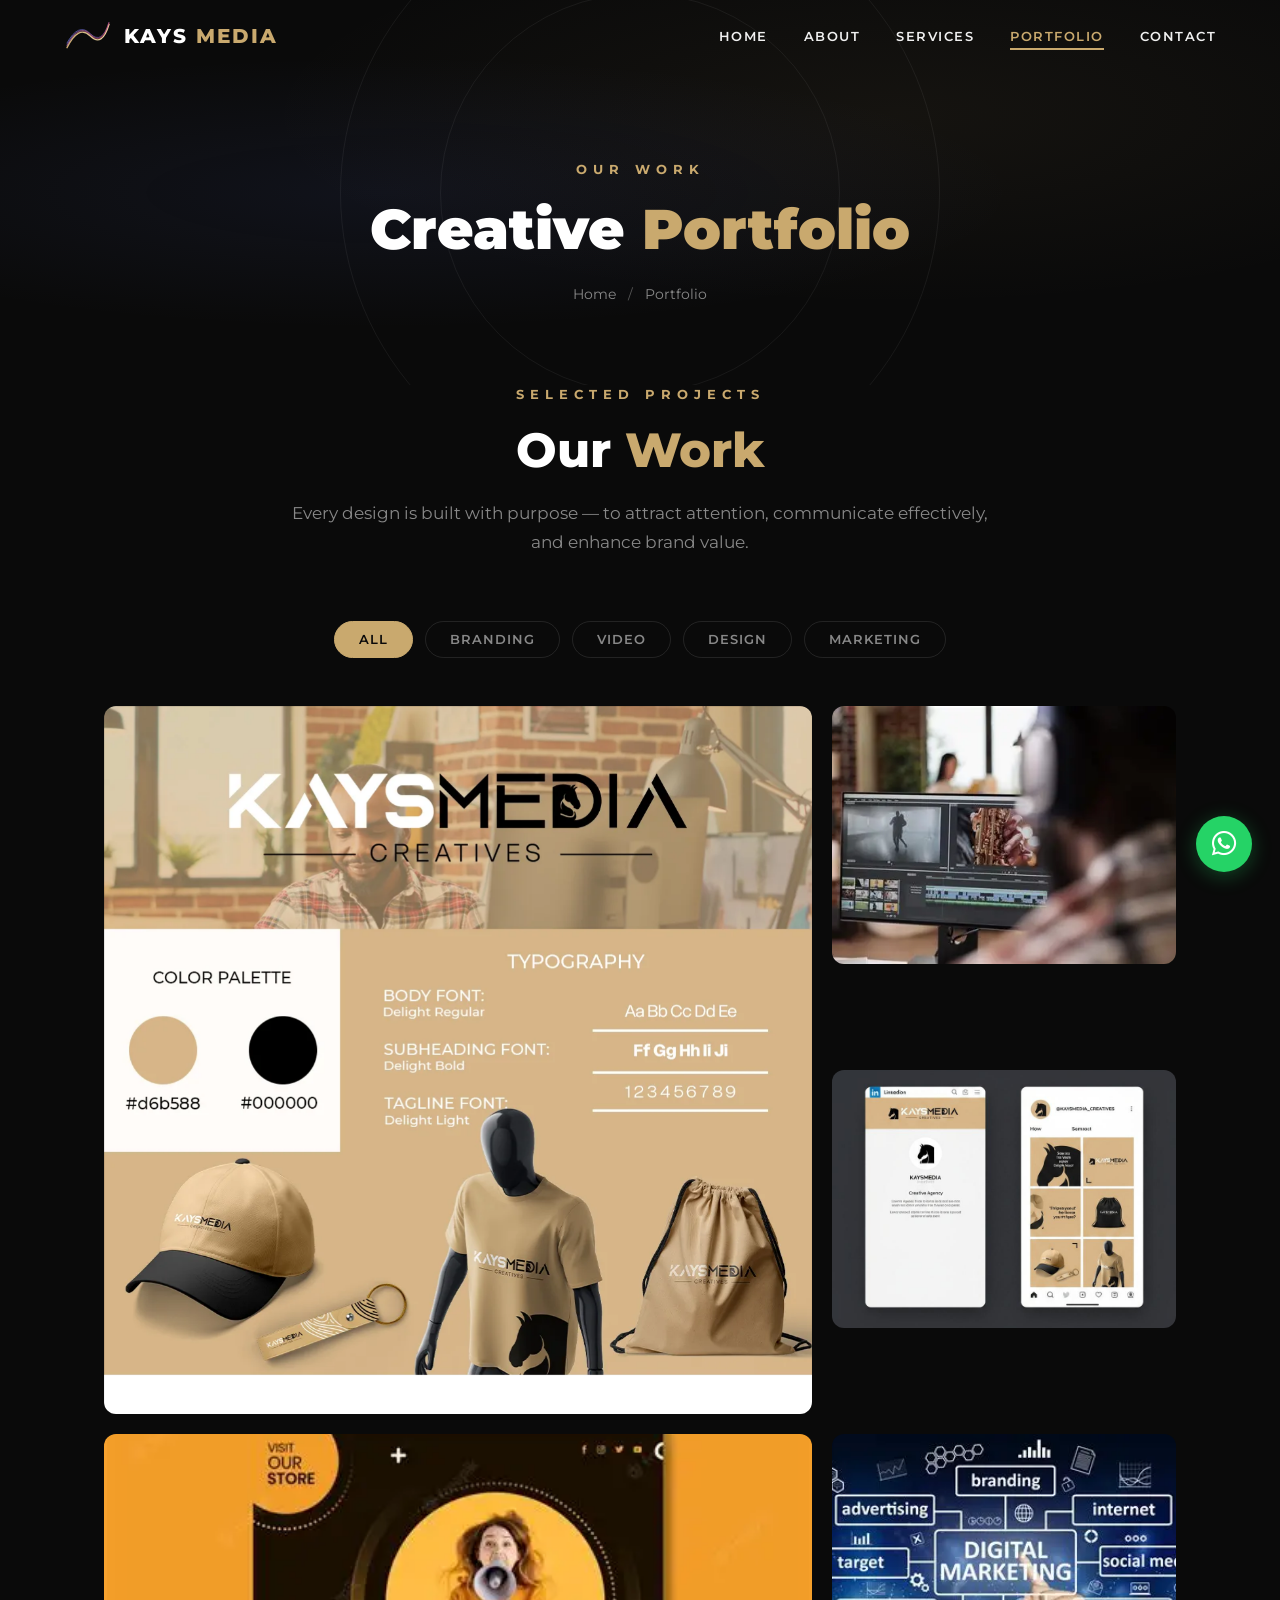
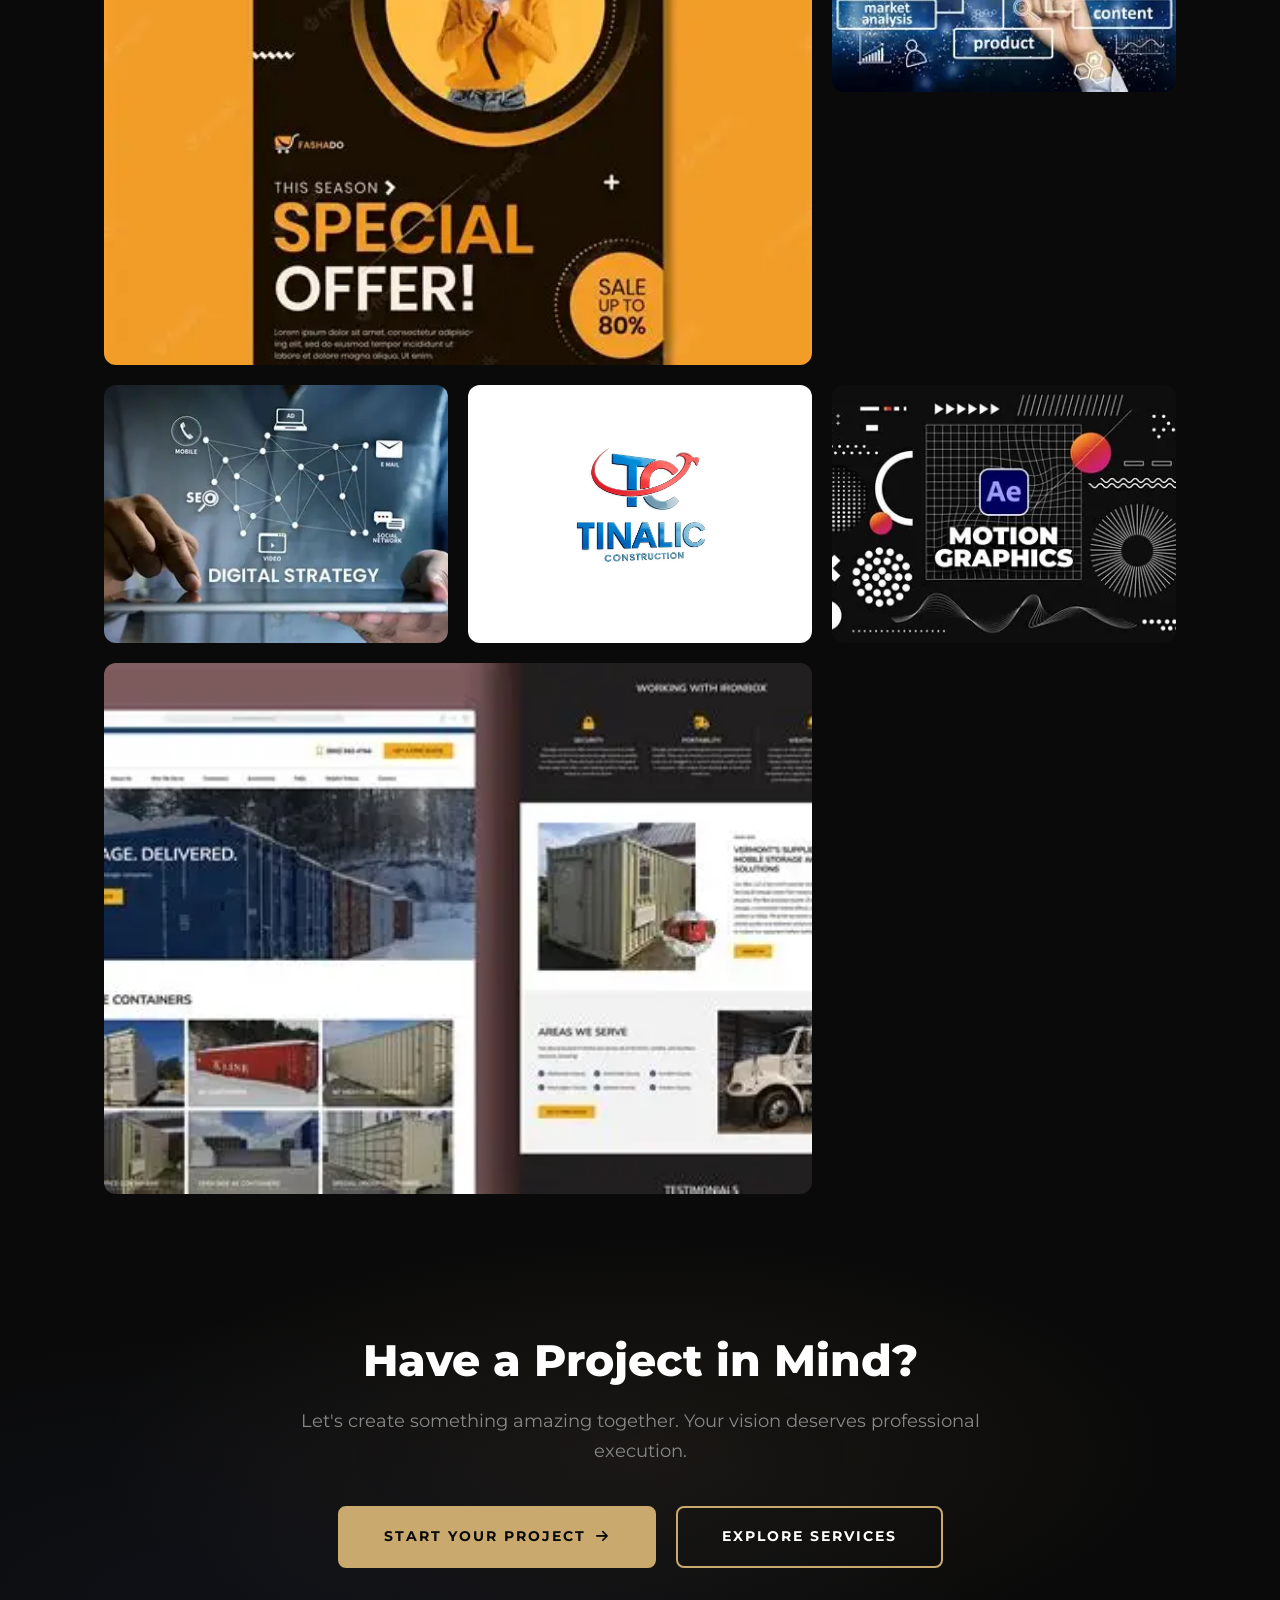
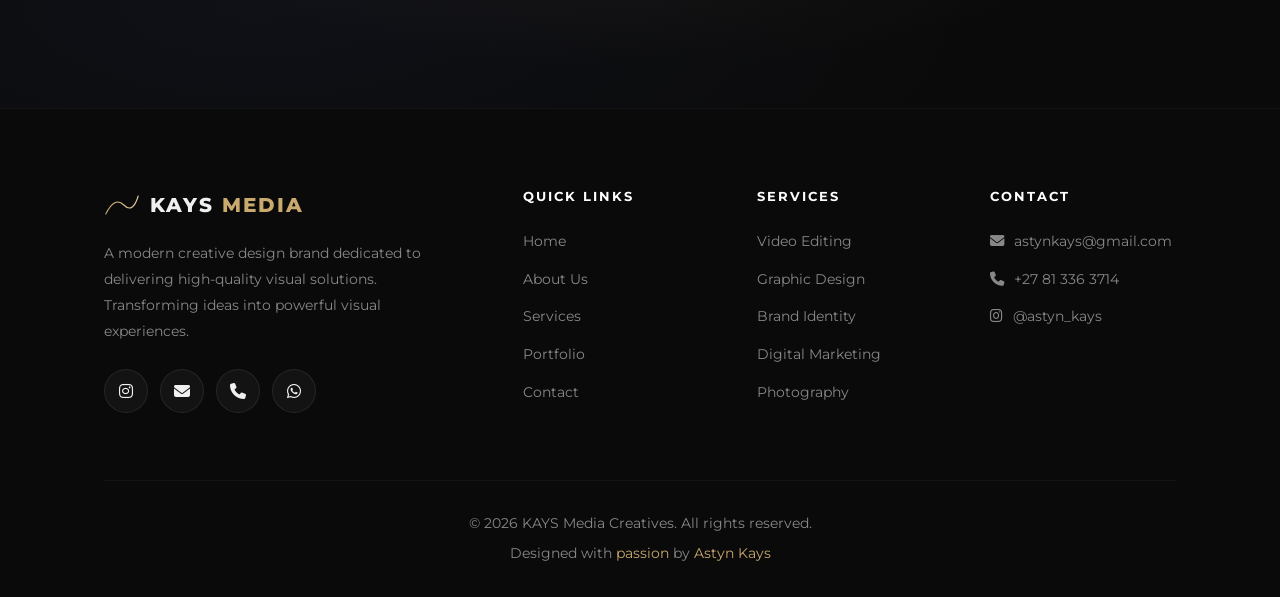
<file: portfolio.html>
<!DOCTYPE html>
<html lang="en">
<head>
    <meta charset="UTF-8">
    <meta name="viewport" content="width=device-width, initial-scale=1.0">
    <meta property="og:image:width" content="1200">
    <meta property="og:image:height" content="630">
    <meta name="theme-color" content="#0a0a0a">
    <title>Portfolio | KAYS Media Creatives — Our Creative Work</title>
    <meta name="description" content="Explore our portfolio of professional video editing, graphic design, brand identity, and digital marketing projects. See how KAYS Media Creatives transforms brands through visual excellence.">
    <meta name="keywords" content="portfolio, creative work, video editing portfolio, graphic design portfolio, brand identity projects, digital marketing examples">
    <meta name="author" content="Astyn Kays">
    <meta name="robots" content="index, follow">
    <link rel="canonical" href="https://astynkays.github.io/portfolio.html">
    <meta property="og:title" content="Portfolio | KAYS Media Creatives">
    <meta property="og:description" content="Explore our creative portfolio of video editing, graphic design, and brand identity projects.">
    <meta property="og:type" content="website">
    <meta property="og:url" content="https://astynkays.github.io/portfolio.html">
    <meta property="og:image" content="https://astynkays.github.io/images/og-image.jpg">
    <meta property="og:site_name" content="KAYS Media Creatives">
    <meta name="twitter:card" content="summary_large_image">
    <meta name="twitter:title" content="Portfolio | KAYS Media Creatives">
    <meta name="twitter:description" content="Explore our creative portfolio.">
    <meta name="twitter:image" content="https://astynkays.github.io/images/og-image.jpg">
    <link rel="icon" type="image/x-icon" href="icons/favicon.ico">
    <link rel="apple-touch-icon" sizes="180x180" href="icons/apple-touch-icon.png">
    <link rel="icon" type="image/png" sizes="32x32" href="icons/favicon-32x32.png">
    <link rel="icon" type="image/png" sizes="16x16" href="icons/favicon-16x16.png">
    <link rel="manifest" href="site.webmanifest">
    <link rel="preconnect" href="https://fonts.googleapis.com">
    <link rel="preconnect" href="https://fonts.gstatic.com" crossorigin>
    <link href="https://fonts.googleapis.com/css2?family=Montserrat:wght@300;400;500;600;700;800;900&family=Playfair+Display:ital,wght@0,400;0,600;0,700;1,400&display=swap" rel="stylesheet">
    <link rel="stylesheet" href="https://cdnjs.cloudflare.com/ajax/libs/font-awesome/6.5.1/css/all.min.css" integrity="sha512-DTOQO9RWCH3ppGqcWaEA1BIZOC6xxalwEsw9c2QQeAIftl+Vegovlnee1c9QX4TctnWMn13TZye+giMm8e2LwA==" crossorigin="anonymous" referrerpolicy="no-referrer">
    <link rel="stylesheet" href="css/style.css">
    <link rel="stylesheet" href="css/responsive.css">
    <link rel="stylesheet" href="css/animations.css">
    <script type="application/ld+json">
    {"@context":"https://schema.org","@type":"CollectionPage","name":"KAYS Media Creatives Portfolio","description":"A showcase of our creative work in video editing, graphic design, brand identity, and digital marketing.","url":"https://astynkays.github.io/portfolio.html","isPartOf":{"@type":"WebSite","name":"KAYS Media Creatives","url":"https://astynkays.github.io/"}}
    </script>
</head>
<body>
    <a href="#main-content" class="skip-link">Skip to main content</a>
    <header class="site-header" id="siteHeader">
        <nav class="main-nav" aria-label="Main navigation">
            <a href="/" class="logo" aria-label="KAYS Media Creatives Home">
                <div class="logo-mark">
                    <svg viewBox="0 0 100 60" fill="none" xmlns="http://www.w3.org/2000/svg" aria-hidden="true">
                        <path d="M5 55 Q 30 5, 55 30 T 95 5" stroke="url(#grad1)" stroke-width="3" fill="none" stroke-linecap="round"/>
                        <path d="M5 45 Q 30 0, 55 25 T 95 0" stroke="url(#grad2)" stroke-width="2" fill="none" stroke-linecap="round" opacity="0.7"/>
                        <path d="M5 50 Q 30 2, 55 27 T 95 2" stroke="url(#grad3)" stroke-width="2.5" fill="none" stroke-linecap="round" opacity="0.5"/>
                        <defs>
                            <linearGradient id="grad1" x1="0%" y1="0%" x2="100%" y2="0%"><stop offset="0%" style="stop-color:#c9a96e"/><stop offset="100%" style="stop-color:#e8d5a3"/></linearGradient>
                            <linearGradient id="grad2" x1="0%" y1="0%" x2="100%" y2="0%"><stop offset="0%" style="stop-color:#667eea"/><stop offset="100%" style="stop-color:#764ba2"/></linearGradient>
                            <linearGradient id="grad3" x1="0%" y1="0%" x2="100%" y2="0%"><stop offset="0%" style="stop-color:#f093fb"/><stop offset="100%" style="stop-color:#f5576c"/></linearGradient>
                        </defs>
                    </svg>
                </div>
                <span class="logo-text">KAYS <span class="logo-accent">MEDIA</span></span>
            </a>
            <ul class="nav-links" role="menubar">
                <li role="none"><a href="/" role="menuitem">Home</a></li>
                <li role="none"><a href="about.html" role="menuitem">About</a></li>
                <li role="none"><a href="services.html" role="menuitem">Services</a></li>
                <li role="none"><a href="portfolio.html" class="active" role="menuitem" aria-current="page">Portfolio</a></li>
                <li role="none"><a href="contact.html" role="menuitem">Contact</a></li>
            </ul>
            <button class="mobile-menu-btn" aria-label="Open menu" aria-expanded="false" aria-controls="mobileNav">
                <span class="hamburger-line"></span><span class="hamburger-line"></span><span class="hamburger-line"></span>
            </button>
        </nav>
    </header>
    <div class="mobile-overlay" id="mobileOverlay" aria-hidden="true"></div>
    <nav class="mobile-nav" id="mobileNav" aria-label="Mobile navigation" aria-hidden="true">
        <button class="mobile-close" aria-label="Close menu"><i class="fas fa-times" aria-hidden="true"></i></button>
        <ul class="mobile-nav-links">
            <li><a href="/">Home</a></li>
            <li><a href="about.html">About</a></li>
            <li><a href="services.html">Services</a></li>
            <li><a href="portfolio.html" class="active">Portfolio</a></li>
            <li><a href="contact.html">Contact</a></li>
        </ul>
        <div class="mobile-nav-footer">
            <a href="mailto:astynkays@gmail.com" class="mobile-nav-email">astynkays@gmail.com</a>
            <a href="tel:+27813363714" class="mobile-nav-phone">+27 81 336 3714</a>
        </div>
    </nav>
    <main id="main-content">
        <section class="page-header" aria-label="Page header">
            <div class="page-header-bg" aria-hidden="true">
                <div class="page-header-gradient"></div>
                <div class="page-header-circles">
                    <div class="hero-circle" style="--size:600px;--duration:35s;"></div>
                    <div class="hero-circle" style="--size:400px;--duration:28s;--direction:reverse;"></div>
                </div>
            </div>
            <div class="container">
                <div class="page-header-content" data-reveal="up">
                    <p class="page-header-label">Our Work</p>
                    <h1 class="page-header-title">Creative <span class="text-accent">Portfolio</span></h1>
                    <nav aria-label="Breadcrumb">
                        <ol class="breadcrumb">
                            <li><a href="/">Home</a></li>
                            <li aria-current="page">Portfolio</li>
                        </ol>
                    </nav>
                </div>
            </div>
        </section>
        <section class="portfolio-gallery" aria-labelledby="gallery-heading">
            <div class="container">
                <header class="section-header" data-reveal="up">
                    <p class="section-label">Selected Projects</p>
                    <h2 id="gallery-heading" class="section-title">Our <span class="text-accent">Work</span></h2>
                    <p class="section-desc">Every design is built with purpose — to attract attention, communicate effectively, and enhance brand value.</p>
                </header>
                <div class="portfolio-filters" role="group" aria-label="Portfolio filters" data-reveal="up">
                    <button class="portfolio-filter active" data-filter="all" aria-pressed="true">All</button>
                    <button class="portfolio-filter" data-filter="branding" aria-pressed="false">Branding</button>
                    <button class="portfolio-filter" data-filter="video" aria-pressed="false">Video</button>
                    <button class="portfolio-filter" data-filter="design" aria-pressed="false">Design</button>
                    <button class="portfolio-filter" data-filter="marketing" aria-pressed="false">Marketing</button>
                </div>
                <div class="portfolio-grid portfolio-grid--full">
                    <article class="portfolio-item portfolio-item--large" data-category="branding" data-reveal="up" data-delay="100">
                        <div class="portfolio-image"><img src="images/portfolio/brand-identity.webp" alt="Brand Identity Design project showcase" loading="lazy" width="800" height="600"></div>
                        <div class="portfolio-overlay"><span class="portfolio-category">Branding</span><h3 class="portfolio-title">Brand Identity Design</h3><p class="portfolio-desc">Complete brand identity package including logo, color palette, and guidelines.</p></div>
                    </article>
                    <article class="portfolio-item" data-category="video" data-reveal="up" data-delay="200">
                        <div class="portfolio-image"><img src="images/portfolio/video-production.webp" alt="Video Production project showcase" loading="lazy" width="600" height="450"></div>
                        <div class="portfolio-overlay"><span class="portfolio-category">Video Editing</span><h3 class="portfolio-title">Video Production</h3><p class="portfolio-desc">Professional video editing with color grading and motion graphics.</p></div>
                    </article>
                    <article class="portfolio-item" data-category="marketing" data-reveal="up" data-delay="300">
                        <div class="portfolio-image"><img src="./images/portfolio/social-campaign.jpg" alt="Social Media Campaign project showcase" loading="lazy" width="600" height="450"></div>
                        <div class="portfolio-overlay"><span class="portfolio-category">Digital Marketing</span><h3 class="portfolio-title">Social Media Campaign</h3><p class="portfolio-desc">Strategic social media content designed for maximum engagement.</p></div>
                    </article>
                    <article class="portfolio-item portfolio-item--wide" data-category="design" data-reveal="up" data-delay="400">
                        <div class="portfolio-image"><img src="images/portfolio/promotional-graphics.webp" alt="Promotional Graphics project showcase" loading="lazy" width="800" height="400"></div>
                        <div class="portfolio-overlay"><span class="portfolio-category">Graphic Design</span><h3 class="portfolio-title">Promotional Graphics</h3><p class="portfolio-desc">Eye-catching promotional materials for digital and print distribution.</p></div>
                    </article>
                    <article class="portfolio-item" data-category="design" data-reveal="up" data-delay="500">
                        <div class="portfolio-image"><img src="images/portfolio/marketing-materials.webp" alt="Marketing Materials project showcase" loading="lazy" width="600" height="450"></div>
                        <div class="portfolio-overlay"><span class="portfolio-category">Print & Digital</span><h3 class="portfolio-title">Marketing Materials</h3><p class="portfolio-desc">Professional marketing collateral for business growth.</p></div>
                    </article>
                    <article class="portfolio-item" data-category="marketing" data-reveal="up" data-delay="600">
                        <div class="portfolio-image"><img src="images/portfolio/digital-strategy.webp" alt="Digital Strategy project showcase" loading="lazy" width="600" height="450"></div>
                        <div class="portfolio-overlay"><span class="portfolio-category">Consulting</span><h3 class="portfolio-title">Digital Strategy</h3><p class="portfolio-desc">Strategic digital consulting and creative direction.</p></div>
                    </article>
                    <article class="portfolio-item" data-category="branding" data-reveal="up" data-delay="100">
                        <div class="portfolio-image"><img src="./images/portfolio/logo-design.jpg" alt="Logo Design project showcase" loading="lazy" width="600" height="450"></div>
                        <div class="portfolio-overlay"><span class="portfolio-category">Branding</span><h3 class="portfolio-title">Logo Design</h3><p class="portfolio-desc">Custom logo designs that capture brand essence and identity.</p></div>
                    </article>
                    <article class="portfolio-item" data-category="video" data-reveal="up" data-delay="200">
                        <div class="portfolio-image"><img src="images/portfolio/motion-graphics.webp" alt="Motion Graphics project showcase" loading="lazy" width="600" height="450"></div>
                        <div class="portfolio-overlay"><span class="portfolio-category">Video Editing</span><h3 class="portfolio-title">Motion Graphics</h3><p class="portfolio-desc">Dynamic motion graphics and animated content.</p></div>
                    </article>
                    <article class="portfolio-item portfolio-item--wide" data-category="design" data-reveal="up" data-delay="300">
                        <div class="portfolio-image"><img src="images/portfolio/web-design.webp" alt="Web Design project showcase" loading="lazy" width="800" height="400"></div>
                        <div class="portfolio-overlay"><span class="portfolio-category">Graphic Design</span><h3 class="portfolio-title">Web Design</h3><p class="portfolio-desc">Modern, responsive web design with stunning visuals.</p></div>
                    </article>
                </div>
            </div>
        </section>
        <section class="cta-section" aria-label="Call to action">
            <div class="cta-background" aria-hidden="true"><div class="cta-gradient"></div></div>
            <div class="container">
                <div class="cta-content" data-reveal="up">
                    <h2 class="cta-title">Have a Project in Mind?</h2>
                    <p class="cta-desc">Let's create something amazing together. Your vision deserves professional execution.</p>
                    <div class="cta-buttons">
                        <a href="contact.html" class="btn btn-primary btn-large"><span>Start Your Project</span><i class="fas fa-arrow-right" aria-hidden="true"></i></a>
                        <a href="services.html" class="btn btn-outline btn-large"><span>Explore Services</span></a>
                    </div>
                </div>
            </div>
        </section>
    </main>
    <footer class="site-footer" role="contentinfo">
        <div class="container">
            <div class="footer-grid">
                <div class="footer-brand">
                    <a href="/" class="footer-logo">
                        <div class="logo-mark logo-mark--small">
                            <svg viewBox="0 0 100 60" fill="none" xmlns="http://www.w3.org/2000/svg" aria-hidden="true">
                                <path d="M5 55 Q 30 5, 55 30 T 95 5" stroke="url(#grad1f)" stroke-width="3" fill="none" stroke-linecap="round"/>
                                <defs><linearGradient id="grad1f" x1="0%" y1="0%" x2="100%" y2="0%"><stop offset="0%" style="stop-color:#c9a96e"/><stop offset="100%" style="stop-color:#e8d5a3"/></linearGradient></defs>
                            </svg>
                        </div>
                        <span class="footer-logo-text">KAYS <span class="text-accent">MEDIA</span></span>
                    </a>
                    <p class="footer-desc">A modern creative design brand dedicated to delivering high-quality visual solutions. Transforming ideas into powerful visual experiences.</p>
                    <div class="social-links">
                        <a href="https://instagram.com/astyn_kays" target="_blank" rel="noopener noreferrer" aria-label="Follow us on Instagram"><i class="fab fa-instagram" aria-hidden="true"></i></a>
                        <a href="mailto:astynkays@gmail.com" aria-label="Email us"><i class="fas fa-envelope" aria-hidden="true"></i></a>
                        <a href="tel:+27813363714" aria-label="Call us"><i class="fas fa-phone" aria-hidden="true"></i></a>
                        <a href="https://wa.me/27813363714" target="_blank" rel="noopener noreferrer" aria-label="Message us on WhatsApp"><i class="fab fa-whatsapp" aria-hidden="true"></i></a>
                    </div>
                </div>
                <nav class="footer-nav" aria-label="Footer navigation">
                    <h4 class="footer-heading">Quick Links</h4>
                    <ul>
                        <li><a href="/">Home</a></li>
                        <li><a href="about.html">About Us</a></li>
                        <li><a href="services.html">Services</a></li>
                        <li><a href="portfolio.html">Portfolio</a></li>
                        <li><a href="contact.html">Contact</a></li>
                    </ul>
                </nav>
                <nav class="footer-nav" aria-label="Services navigation">
                    <h4 class="footer-heading">Services</h4>
                    <ul>
                        <li><a href="services.html#video-editing">Video Editing</a></li>
                        <li><a href="services.html#graphic-design">Graphic Design</a></li>
                        <li><a href="services.html#brand-identity">Brand Identity</a></li>
                        <li><a href="services.html#digital-marketing">Digital Marketing</a></li>
                        <li><a href="services.html#photography">Photography</a></li>
                    </ul>
                </nav>
                <div class="footer-contact">
                    <h4 class="footer-heading">Contact</h4>
                    <ul>
                        <li><a href="mailto:astynkays@gmail.com"><i class="fas fa-envelope" aria-hidden="true"></i>astynkays@gmail.com</a></li>
                        <li><a href="tel:+27813363714"><i class="fas fa-phone" aria-hidden="true"></i>+27 81 336 3714</a></li>
                        <li><a href="https://instagram.com/astyn_kays" target="_blank" rel="noopener noreferrer"><i class="fab fa-instagram" aria-hidden="true"></i>@astyn_kays</a></li>
                    </ul>
                </div>
            </div>
            <div class="footer-bottom">
                <p>&copy; <span id="currentYear">2026</span> KAYS Media Creatives. All rights reserved.</p>
                <p class="footer-credit">Designed with <span class="text-accent">passion</span> by <a href="https://instagram.com/astyn_kays" target="_blank" rel="noopener noreferrer">Astyn Kays</a></p>
            </div>
        </div>
    </footer>
    <a href="https://wa.me/27813363714" class="whatsapp-float" target="_blank" rel="noopener noreferrer" aria-label="Chat on WhatsApp"><i class="fab fa-whatsapp" aria-hidden="true"></i></a>
    <button class="back-to-top" id="backToTop" aria-label="Back to top"><i class="fas fa-arrow-up" aria-hidden="true"></i></button>
    <script src="js/navigation.js" defer></script>
    <script src="js/animations.js" defer></script>
    <script src="js/main.js" defer></script>
</body>
</html>
</file>
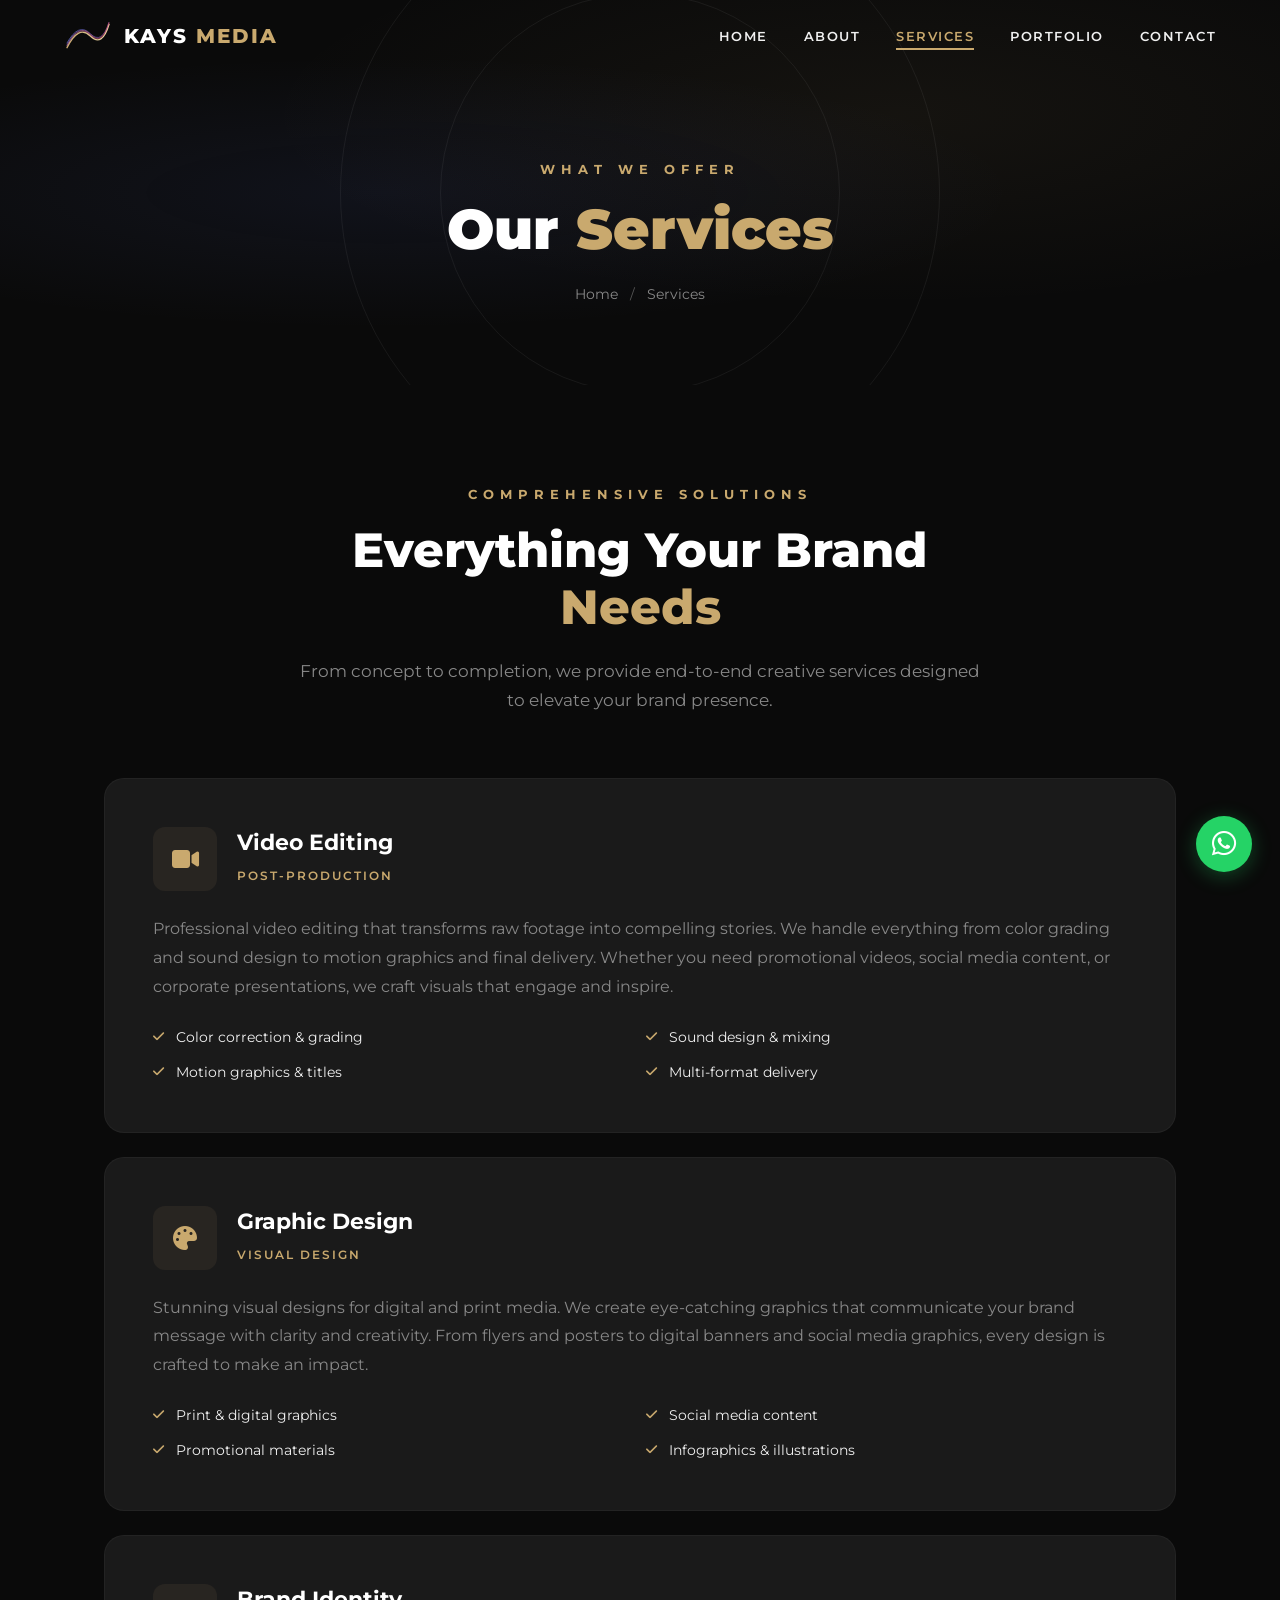
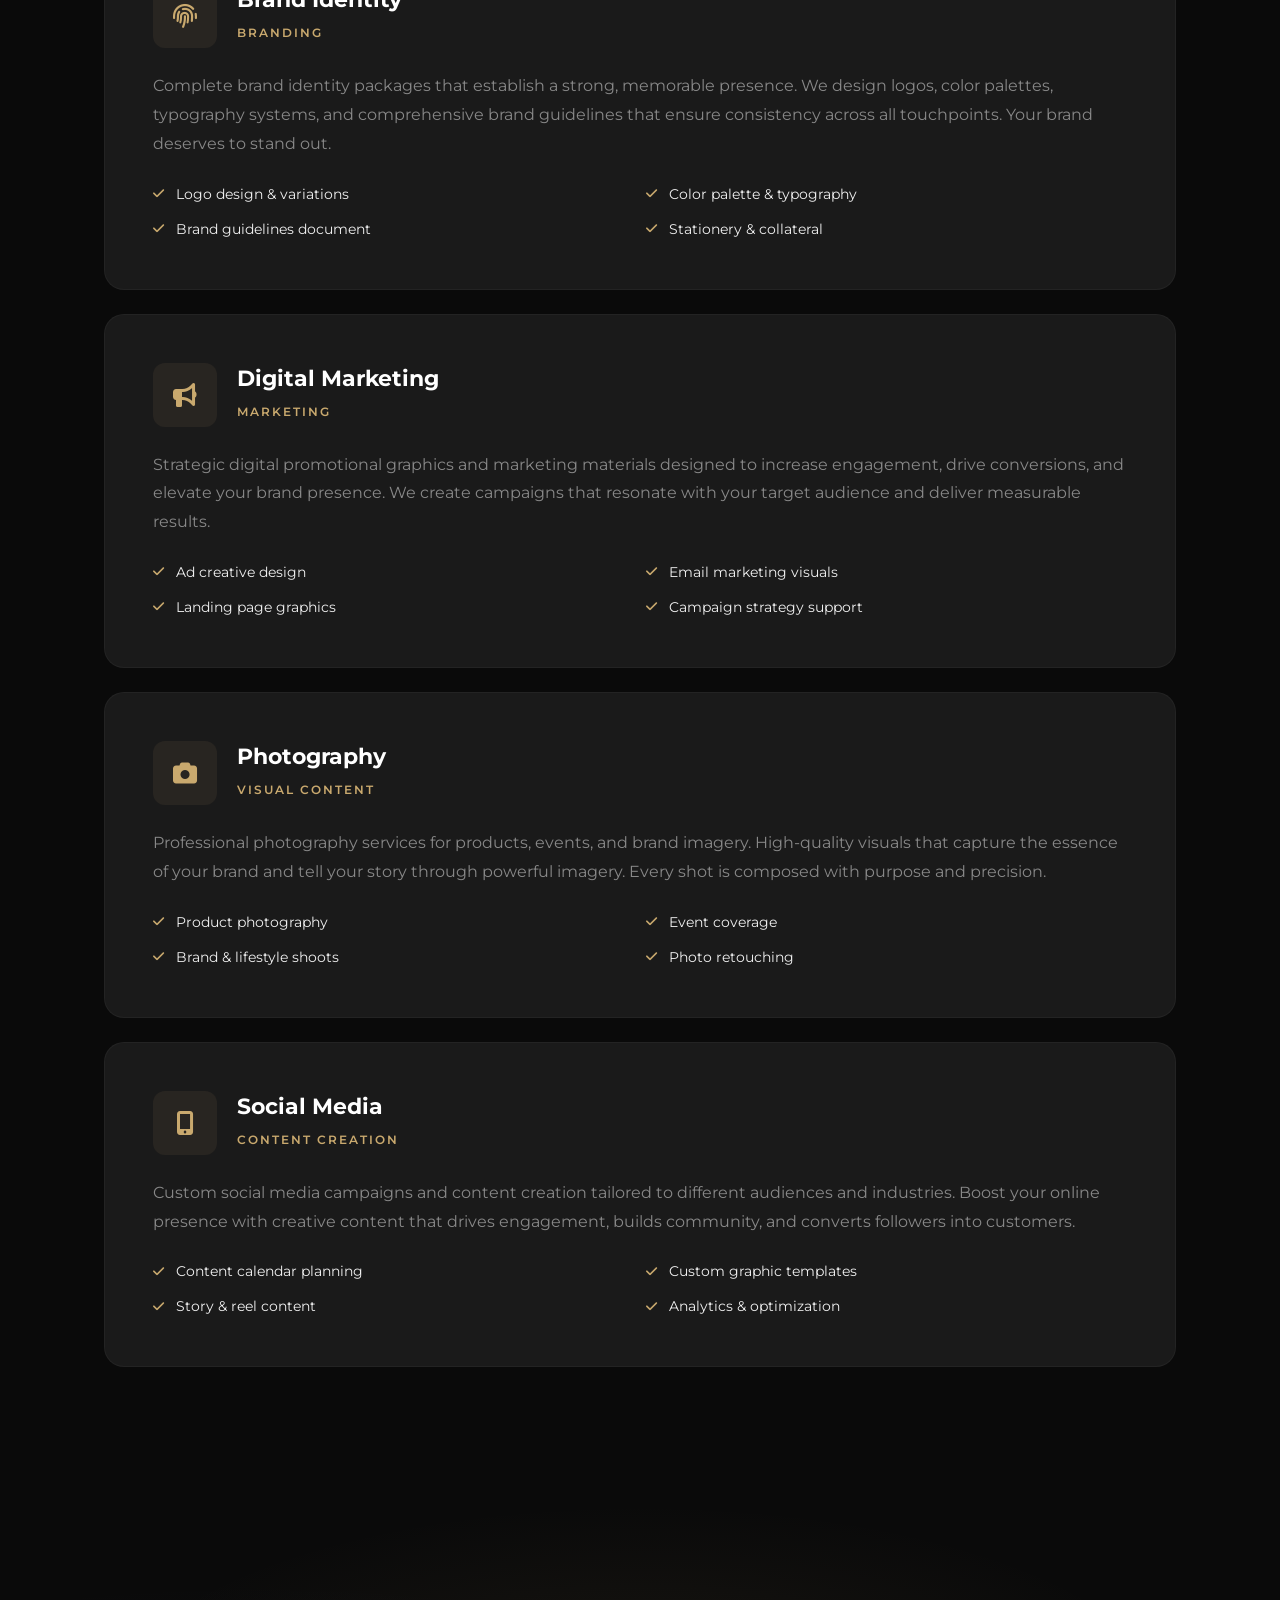
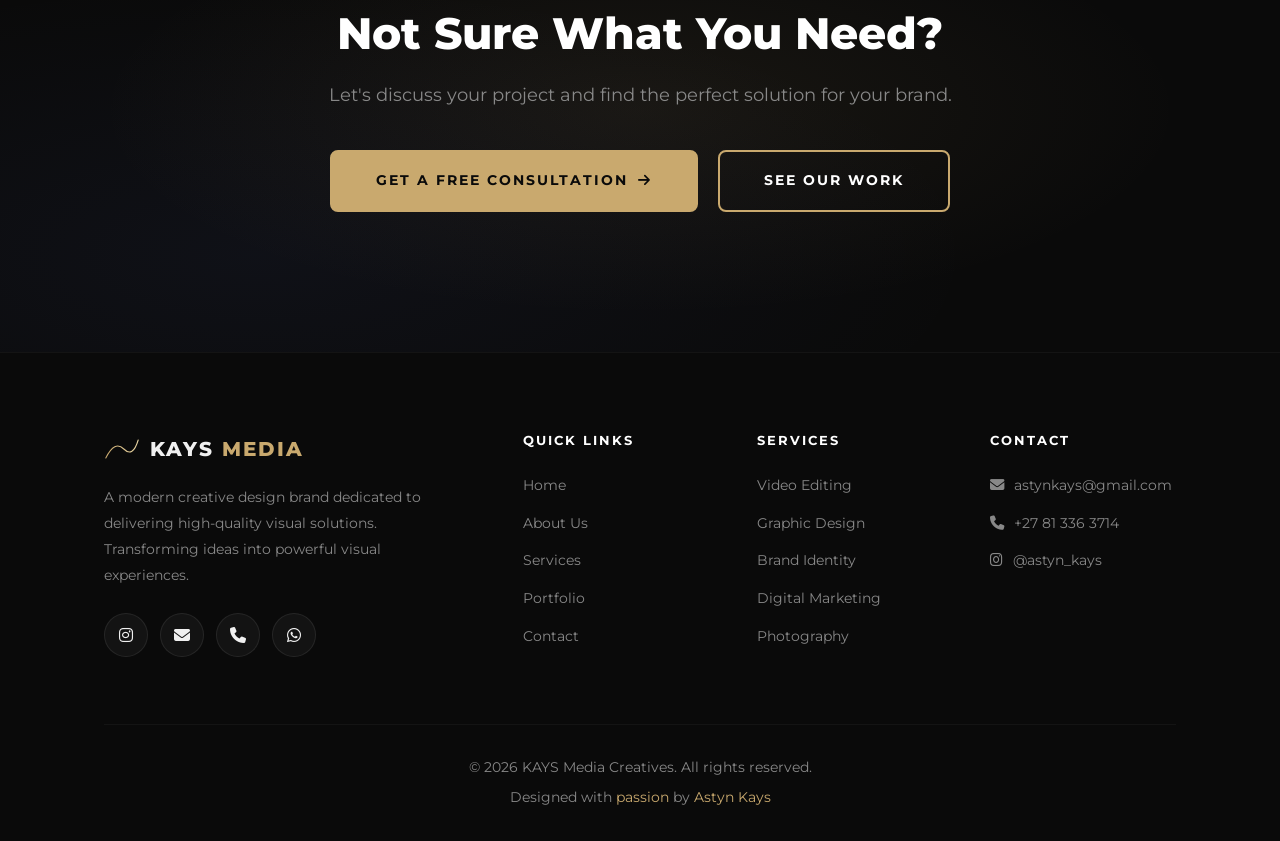
<file: services.html>
<!DOCTYPE html>
<html lang="en">
<head>
    <meta charset="UTF-8">
    <meta name="viewport" content="width=device-width, initial-scale=1.0">
    <meta property="og:image:width" content="1200">
    <meta property="og:image:height" content="630">
    <meta name="theme-color" content="#0a0a0a">
    <title>Our Services | KAYS Media Creatives — Video Editing, Graphic Design & More</title>
    <meta name="description" content="Explore our full range of creative services: video editing, graphic design, brand identity, digital marketing, photography, and social media management. Professional visual solutions for your brand.">
    <meta name="keywords" content="video editing services, graphic design services, brand identity design, digital marketing, photography services, social media management, creative agency South Africa">
    <meta name="author" content="Astyn Kays">
    <meta name="robots" content="index, follow">
    <link rel="canonical" href="https://astynkays.github.io/services.html">
    <meta property="og:title" content="Our Services | KAYS Media Creatives">
    <meta property="og:description" content="Professional video editing, graphic design, brand identity, and digital marketing services.">
    <meta property="og:type" content="website">
    <meta property="og:url" content="https://astynkays.github.io/services.html">
    <meta property="og:image" content="https://astynkays.github.io/images/og-image.jpg">
    <meta property="og:site_name" content="KAYS Media Creatives">
    <meta name="twitter:card" content="summary_large_image">
    <meta name="twitter:title" content="Our Services | KAYS Media Creatives">
    <meta name="twitter:description" content="Professional creative services for your brand.">
    <meta name="twitter:image" content="https://astynkays.github.io/images/og-image.jpg">
    <link rel="icon" type="image/x-icon" href="icons/favicon.ico">
    <link rel="apple-touch-icon" sizes="180x180" href="icons/apple-touch-icon.png">
    <link rel="icon" type="image/png" sizes="32x32" href="icons/favicon-32x32.png">
    <link rel="icon" type="image/png" sizes="16x16" href="icons/favicon-16x16.png">
    <link rel="manifest" href="site.webmanifest">
    <link rel="preconnect" href="https://fonts.googleapis.com">
    <link rel="preconnect" href="https://fonts.gstatic.com" crossorigin>
    <link href="https://fonts.googleapis.com/css2?family=Montserrat:wght@300;400;500;600;700;800;900&family=Playfair+Display:ital,wght@0,400;0,600;0,700;1,400&display=swap" rel="stylesheet">
    <link rel="stylesheet" href="https://cdnjs.cloudflare.com/ajax/libs/font-awesome/6.5.1/css/all.min.css" integrity="sha512-DTOQO9RWCH3ppGqcWaEA1BIZOC6xxalwEsw9c2QQeAIftl+Vegovlnee1c9QX4TctnWMn13TZye+giMm8e2LwA==" crossorigin="anonymous" referrerpolicy="no-referrer">
    <link rel="stylesheet" href="css/style.css">
    <link rel="stylesheet" href="css/responsive.css">
    <link rel="stylesheet" href="css/animations.css">
    <script type="application/ld+json">
{
  "@context": "https://schema.org",
  "@type": "Service",
  "serviceType": "Creative Design Agency",
  "provider": {
    "@type": "Organization",
    "name": "KAYS Media Creatives",
    "url": "https://astynkays.github.io/"
  },
  "areaServed": [
    {"@type": "Country", "name": "South Africa"},
    {"@type": "Country", "name": "Zambia"},
    {"@type": "Country", "name": "Zimbabwe"}
  ],
  "hasOfferCatalog": {
    "@type": "OfferCatalog",
    "name": "Creative Services",
    "itemListElement": [
      {"@type": "Offer", "itemOffered": {"@type": "Service", "name": "Video Editing"}},
      {"@type": "Offer", "itemOffered": {"@type": "Service", "name": "Graphic Design"}},
      {"@type": "Offer", "itemOffered": {"@type": "Service", "name": "Brand Identity"}},
      {"@type": "Offer", "itemOffered": {"@type": "Service", "name": "Digital Marketing"}},
      {"@type": "Offer", "itemOffered": {"@type": "Service", "name": "Photography"}},
      {"@type": "Offer", "itemOffered": {"@type": "Service", "name": "Social Media Management"}}
    ]
  }
}
</script>
</head>
<body>
    <a href="#main-content" class="skip-link">Skip to main content</a>
    <header class="site-header" id="siteHeader">
        <nav class="main-nav" aria-label="Main navigation">
            <a href="/" class="logo" aria-label="KAYS Media Creatives Home">
                <div class="logo-mark">
                    <svg viewBox="0 0 100 60" fill="none" xmlns="http://www.w3.org/2000/svg" aria-hidden="true">
                        <path d="M5 55 Q 30 5, 55 30 T 95 5" stroke="url(#grad1)" stroke-width="3" fill="none" stroke-linecap="round"/>
                        <path d="M5 45 Q 30 0, 55 25 T 95 0" stroke="url(#grad2)" stroke-width="2" fill="none" stroke-linecap="round" opacity="0.7"/>
                        <path d="M5 50 Q 30 2, 55 27 T 95 2" stroke="url(#grad3)" stroke-width="2.5" fill="none" stroke-linecap="round" opacity="0.5"/>
                        <defs>
                            <linearGradient id="grad1" x1="0%" y1="0%" x2="100%" y2="0%"><stop offset="0%" style="stop-color:#c9a96e"/><stop offset="100%" style="stop-color:#e8d5a3"/></linearGradient>
                            <linearGradient id="grad2" x1="0%" y1="0%" x2="100%" y2="0%"><stop offset="0%" style="stop-color:#667eea"/><stop offset="100%" style="stop-color:#764ba2"/></linearGradient>
                            <linearGradient id="grad3" x1="0%" y1="0%" x2="100%" y2="0%"><stop offset="0%" style="stop-color:#f093fb"/><stop offset="100%" style="stop-color:#f5576c"/></linearGradient>
                        </defs>
                    </svg>
                </div>
                <span class="logo-text">KAYS <span class="logo-accent">MEDIA</span></span>
            </a>
            <ul class="nav-links" role="menubar">
                <li role="none"><a href="/" role="menuitem">Home</a></li>
                <li role="none"><a href="about.html" role="menuitem">About</a></li>
                <li role="none"><a href="services.html" class="active" role="menuitem" aria-current="page">Services</a></li>
                <li role="none"><a href="portfolio.html" role="menuitem">Portfolio</a></li>
                <li role="none"><a href="contact.html" role="menuitem">Contact</a></li>
            </ul>
            <button class="mobile-menu-btn" aria-label="Open menu" aria-expanded="false" aria-controls="mobileNav">
                <span class="hamburger-line"></span><span class="hamburger-line"></span><span class="hamburger-line"></span>
            </button>
        </nav>
    </header>
    <div class="mobile-overlay" id="mobileOverlay" aria-hidden="true"></div>
    <nav class="mobile-nav" id="mobileNav" aria-label="Mobile navigation" aria-hidden="true">
        <button class="mobile-close" aria-label="Close menu"><i class="fas fa-times" aria-hidden="true"></i></button>
        <ul class="mobile-nav-links">
            <li><a href="/">Home</a></li>
            <li><a href="about.html">About</a></li>
            <li><a href="services.html" class="active">Services</a></li>
            <li><a href="portfolio.html">Portfolio</a></li>
            <li><a href="contact.html">Contact</a></li>
        </ul>
        <div class="mobile-nav-footer">
            <a href="mailto:astynkays@gmail.com" class="mobile-nav-email">astynkays@gmail.com</a>
            <a href="tel:+27813363714" class="mobile-nav-phone">+27 81 336 3714</a>
        </div>
    </nav>
    <main id="main-content">
        <section class="page-header" aria-label="Page header">
            <div class="page-header-bg" aria-hidden="true">
                <div class="page-header-gradient"></div>
                <div class="page-header-circles">
                    <div class="hero-circle" style="--size:600px;--duration:35s;"></div>
                    <div class="hero-circle" style="--size:400px;--duration:28s;--direction:reverse;"></div>
                </div>
            </div>
            <div class="container">
                <div class="page-header-content" data-reveal="up">
                    <p class="page-header-label">What We Offer</p>
                    <h1 class="page-header-title">Our <span class="text-accent">Services</span></h1>
                    <nav aria-label="Breadcrumb">
                        <ol class="breadcrumb">
                            <li><a href="/">Home</a></li>
                            <li aria-current="page">Services</li>
                        </ol>
                    </nav>
                </div>
            </div>
        </section>
        <section class="services-detail" aria-labelledby="services-detail-heading">
            <div class="container">
                <header class="section-header" data-reveal="up">
                    <p class="section-label">Comprehensive Solutions</p>
                    <h2 id="services-detail-heading" class="section-title">Everything Your Brand <span class="text-accent">Needs</span></h2>
                    <p class="section-desc">From concept to completion, we provide end-to-end creative services designed to elevate your brand presence.</p>
                </header>
                <div class="services-detail-grid">
                    <article class="service-detail-card" id="video-editing" data-reveal="up" data-delay="100">
                        <div class="service-detail-header">
                            <div class="service-detail-icon" aria-hidden="true"><i class="fas fa-video"></i></div>
                            <div class="service-detail-meta">
                                <h3 class="service-detail-title">Video Editing</h3>
                                <span class="service-detail-tag">Post-Production</span>
                            </div>
                        </div>
                        <p class="service-detail-desc">Professional video editing that transforms raw footage into compelling stories. We handle everything from color grading and sound design to motion graphics and final delivery. Whether you need promotional videos, social media content, or corporate presentations, we craft visuals that engage and inspire.</p>
                        <ul class="service-detail-features">
                            <li><i class="fas fa-check" aria-hidden="true"></i>Color correction & grading</li>
                            <li><i class="fas fa-check" aria-hidden="true"></i>Sound design & mixing</li>
                            <li><i class="fas fa-check" aria-hidden="true"></i>Motion graphics & titles</li>
                            <li><i class="fas fa-check" aria-hidden="true"></i>Multi-format delivery</li>
                        </ul>
                    </article>
                    <article class="service-detail-card" id="graphic-design" data-reveal="up" data-delay="200">
                        <div class="service-detail-header">
                            <div class="service-detail-icon" aria-hidden="true"><i class="fas fa-palette"></i></div>
                            <div class="service-detail-meta">
                                <h3 class="service-detail-title">Graphic Design</h3>
                                <span class="service-detail-tag">Visual Design</span>
                            </div>
                        </div>
                        <p class="service-detail-desc">Stunning visual designs for digital and print media. We create eye-catching graphics that communicate your brand message with clarity and creativity. From flyers and posters to digital banners and social media graphics, every design is crafted to make an impact.</p>
                        <ul class="service-detail-features">
                            <li><i class="fas fa-check" aria-hidden="true"></i>Print & digital graphics</li>
                            <li><i class="fas fa-check" aria-hidden="true"></i>Social media content</li>
                            <li><i class="fas fa-check" aria-hidden="true"></i>Promotional materials</li>
                            <li><i class="fas fa-check" aria-hidden="true"></i>Infographics & illustrations</li>
                        </ul>
                    </article>
                    <article class="service-detail-card" id="brand-identity" data-reveal="up" data-delay="300">
                        <div class="service-detail-header">
                            <div class="service-detail-icon" aria-hidden="true"><i class="fas fa-fingerprint"></i></div>
                            <div class="service-detail-meta">
                                <h3 class="service-detail-title">Brand Identity</h3>
                                <span class="service-detail-tag">Branding</span>
                            </div>
                        </div>
                        <p class="service-detail-desc">Complete brand identity packages that establish a strong, memorable presence. We design logos, color palettes, typography systems, and comprehensive brand guidelines that ensure consistency across all touchpoints. Your brand deserves to stand out.</p>
                        <ul class="service-detail-features">
                            <li><i class="fas fa-check" aria-hidden="true"></i>Logo design & variations</li>
                            <li><i class="fas fa-check" aria-hidden="true"></i>Color palette & typography</li>
                            <li><i class="fas fa-check" aria-hidden="true"></i>Brand guidelines document</li>
                            <li><i class="fas fa-check" aria-hidden="true"></i>Stationery & collateral</li>
                        </ul>
                    </article>
                    <article class="service-detail-card" id="digital-marketing" data-reveal="up" data-delay="400">
                        <div class="service-detail-header">
                            <div class="service-detail-icon" aria-hidden="true"><i class="fas fa-bullhorn"></i></div>
                            <div class="service-detail-meta">
                                <h3 class="service-detail-title">Digital Marketing</h3>
                                <span class="service-detail-tag">Marketing</span>
                            </div>
                        </div>
                        <p class="service-detail-desc">Strategic digital promotional graphics and marketing materials designed to increase engagement, drive conversions, and elevate your brand presence. We create campaigns that resonate with your target audience and deliver measurable results.</p>
                        <ul class="service-detail-features">
                            <li><i class="fas fa-check" aria-hidden="true"></i>Ad creative design</li>
                            <li><i class="fas fa-check" aria-hidden="true"></i>Email marketing visuals</li>
                            <li><i class="fas fa-check" aria-hidden="true"></i>Landing page graphics</li>
                            <li><i class="fas fa-check" aria-hidden="true"></i>Campaign strategy support</li>
                        </ul>
                    </article>
                    <article class="service-detail-card" id="photography" data-reveal="up" data-delay="500">
                        <div class="service-detail-header">
                            <div class="service-detail-icon" aria-hidden="true"><i class="fas fa-camera"></i></div>
                            <div class="service-detail-meta">
                                <h3 class="service-detail-title">Photography</h3>
                                <span class="service-detail-tag">Visual Content</span>
                            </div>
                        </div>
                        <p class="service-detail-desc">Professional photography services for products, events, and brand imagery. High-quality visuals that capture the essence of your brand and tell your story through powerful imagery. Every shot is composed with purpose and precision.</p>
                        <ul class="service-detail-features">
                            <li><i class="fas fa-check" aria-hidden="true"></i>Product photography</li>
                            <li><i class="fas fa-check" aria-hidden="true"></i>Event coverage</li>
                            <li><i class="fas fa-check" aria-hidden="true"></i>Brand & lifestyle shoots</li>
                            <li><i class="fas fa-check" aria-hidden="true"></i>Photo retouching</li>
                        </ul>
                    </article>
                    <article class="service-detail-card" id="social-media" data-reveal="up" data-delay="600">
                        <div class="service-detail-header">
                            <div class="service-detail-icon" aria-hidden="true"><i class="fas fa-mobile-alt"></i></div>
                            <div class="service-detail-meta">
                                <h3 class="service-detail-title">Social Media</h3>
                                <span class="service-detail-tag">Content Creation</span>
                            </div>
                        </div>
                        <p class="service-detail-desc">Custom social media campaigns and content creation tailored to different audiences and industries. Boost your online presence with creative content that drives engagement, builds community, and converts followers into customers.</p>
                        <ul class="service-detail-features">
                            <li><i class="fas fa-check" aria-hidden="true"></i>Content calendar planning</li>
                            <li><i class="fas fa-check" aria-hidden="true"></i>Custom graphic templates</li>
                            <li><i class="fas fa-check" aria-hidden="true"></i>Story & reel content</li>
                            <li><i class="fas fa-check" aria-hidden="true"></i>Analytics & optimization</li>
                        </ul>
                    </article>
                </div>
            </div>
        </section>
        <section class="cta-section" aria-label="Call to action">
            <div class="cta-background" aria-hidden="true"><div class="cta-gradient"></div></div>
            <div class="container">
                <div class="cta-content" data-reveal="up">
                    <h2 class="cta-title">Not Sure What You Need?</h2>
                    <p class="cta-desc">Let's discuss your project and find the perfect solution for your brand.</p>
                    <div class="cta-buttons">
                        <a href="contact.html" class="btn btn-primary btn-large"><span>Get a Free Consultation</span><i class="fas fa-arrow-right" aria-hidden="true"></i></a>
                        <a href="portfolio.html" class="btn btn-outline btn-large"><span>See Our Work</span></a>
                    </div>
                </div>
            </div>
        </section>
    </main>
    <footer class="site-footer" role="contentinfo">
        <div class="container">
            <div class="footer-grid">
                <div class="footer-brand">
                    <a href="/" class="footer-logo">
                        <div class="logo-mark logo-mark--small">
                            <svg viewBox="0 0 100 60" fill="none" xmlns="http://www.w3.org/2000/svg" aria-hidden="true">
                                <path d="M5 55 Q 30 5, 55 30 T 95 5" stroke="url(#grad1f)" stroke-width="3" fill="none" stroke-linecap="round"/>
                                <defs><linearGradient id="grad1f" x1="0%" y1="0%" x2="100%" y2="0%"><stop offset="0%" style="stop-color:#c9a96e"/><stop offset="100%" style="stop-color:#e8d5a3"/></linearGradient></defs>
                            </svg>
                        </div>
                        <span class="footer-logo-text">KAYS <span class="text-accent">MEDIA</span></span>
                    </a>
                    <p class="footer-desc">A modern creative design brand dedicated to delivering high-quality visual solutions. Transforming ideas into powerful visual experiences.</p>
                    <div class="social-links">
                        <a href="https://instagram.com/astyn_kays" target="_blank" rel="noopener noreferrer" aria-label="Follow us on Instagram"><i class="fab fa-instagram" aria-hidden="true"></i></a>
                        <a href="mailto:astynkays@gmail.com" aria-label="Email us"><i class="fas fa-envelope" aria-hidden="true"></i></a>
                        <a href="tel:+27813363714" aria-label="Call us"><i class="fas fa-phone" aria-hidden="true"></i></a>
                        <a href="https://wa.me/27813363714" target="_blank" rel="noopener noreferrer" aria-label="Message us on WhatsApp"><i class="fab fa-whatsapp" aria-hidden="true"></i></a>
                    </div>
                </div>
                <nav class="footer-nav" aria-label="Footer navigation">
                    <h4 class="footer-heading">Quick Links</h4>
                    <ul>
                        <li><a href="/">Home</a></li>
                        <li><a href="about.html">About Us</a></li>
                        <li><a href="services.html">Services</a></li>
                        <li><a href="portfolio.html">Portfolio</a></li>
                        <li><a href="contact.html">Contact</a></li>
                    </ul>
                </nav>
                <nav class="footer-nav" aria-label="Services navigation">
                    <h4 class="footer-heading">Services</h4>
                    <ul>
                        <li><a href="services.html#video-editing">Video Editing</a></li>
                        <li><a href="services.html#graphic-design">Graphic Design</a></li>
                        <li><a href="services.html#brand-identity">Brand Identity</a></li>
                        <li><a href="services.html#digital-marketing">Digital Marketing</a></li>
                        <li><a href="services.html#photography">Photography</a></li>
                    </ul>
                </nav>
                <div class="footer-contact">
                    <h4 class="footer-heading">Contact</h4>
                    <ul>
                        <li><a href="mailto:astynkays@gmail.com"><i class="fas fa-envelope" aria-hidden="true"></i>astynkays@gmail.com</a></li>
                        <li><a href="tel:+27813363714"><i class="fas fa-phone" aria-hidden="true"></i>+27 81 336 3714</a></li>
                        <li><a href="https://instagram.com/astyn_kays" target="_blank" rel="noopener noreferrer"><i class="fab fa-instagram" aria-hidden="true"></i>@astyn_kays</a></li>
                    </ul>
                </div>
            </div>
            <div class="footer-bottom">
                <p>&copy; <span id="currentYear">2026</span> KAYS Media Creatives. All rights reserved.</p>
                <p class="footer-credit">Designed with <span class="text-accent">passion</span> by <a href="https://instagram.com/astyn_kays" target="_blank" rel="noopener noreferrer">Astyn Kays</a></p>
            </div>
        </div>
    </footer>
    <a href="https://wa.me/27813363714" class="whatsapp-float" target="_blank" rel="noopener noreferrer" aria-label="Chat on WhatsApp"><i class="fab fa-whatsapp" aria-hidden="true"></i></a>
    <button class="back-to-top" id="backToTop" aria-label="Back to top"><i class="fas fa-arrow-up" aria-hidden="true"></i></button>
    <script src="js/navigation.js" defer></script>
    <script src="js/animations.js" defer></script>
    <script src="js/main.js" defer></script>
</body>
</html>
</file>
<file: css/style.css>
/* ============================================
   KAYS Media Creatives v2.0
   Main Stylesheet
   ============================================ */

/* CSS Variables */
:root {
  --color-primary: #0a0a0a;
  --color-secondary: #111111;
  --color-surface: #1a1a1a;
  --color-surface-light: #222222;
  --color-accent: #c9a96e;
  --color-accent-light: #e8d5a3;
  --color-accent-dark: #a88b55;
  --color-text: #f0f0f0;
  --color-text-muted: #888888;
  --color-text-dim: #555555;
  --color-white: #ffffff;
  --color-black: #000000;
  
  --font-primary: 'Montserrat', -apple-system, BlinkMacSystemFont, sans-serif;
  --font-display: 'Playfair Display', Georgia, serif;
  
  --transition-fast: 0.2s ease;
  --transition-base: 0.3s ease;
  --transition-slow: 0.5s ease;
  --transition-bounce: 0.4s cubic-bezier(0.175, 0.885, 0.32, 1.275);
  
  --shadow-sm: 0 2px 8px rgba(0,0,0,0.15);
  --shadow-md: 0 8px 24px rgba(0,0,0,0.2);
  --shadow-lg: 0 16px 48px rgba(0,0,0,0.3);
  --shadow-glow: 0 0 40px rgba(201, 169, 110, 0.15);
  
  --radius-sm: 8px;
  --radius-md: 12px;
  --radius-lg: 20px;
  --radius-xl: 28px;
  --radius-full: 9999px;
  
  --container-max: 1200px;
  --container-padding: 5%;
}

/* Reset & Base */
*, *::before, *::after {
  margin: 0;
  padding: 0;
  box-sizing: border-box;
}

html {
  scroll-behavior: smooth;
  font-size: 16px;
  -webkit-font-smoothing: antialiased;
  -moz-osx-font-smoothing: grayscale;
}

body {
  font-family: var(--font-primary);
  background: var(--color-primary);
  color: var(--color-text);
  line-height: 1.6;
  overflow-x: hidden;
  min-height: 100vh;
}

/* Typography */
h1, h2, h3, h4, h5, h6 {
  font-weight: 700;
  line-height: 1.2;
  color: var(--color-white);
}

a {
  color: inherit;
  text-decoration: none;
  transition: color var(--transition-base);
}

img {
  max-width: 100%;
  height: auto;
  display: block;
}

/* Utility Classes */
.text-accent { color: var(--color-accent); }
.container {
  width: 100%;
  max-width: var(--container-max);
  margin: 0 auto;
  padding: 0 var(--container-padding);
}

/* Skip Link (Accessibility) */
.skip-link {
  position: absolute;
  top: -100%;
  left: 50%;
  transform: translateX(-50%);
  background: var(--color-accent);
  color: var(--color-primary);
  padding: 12px 24px;
  font-weight: 600;
  font-size: 0.875rem;
  z-index: 10000;
  border-radius: 0 0 var(--radius-md) var(--radius-md);
  transition: top var(--transition-base);
}

.skip-link:focus {
  top: 0;
}

/* Scrollbar */
::-webkit-scrollbar {
  width: 8px;
}

::-webkit-scrollbar-track {
  background: var(--color-primary);
}

::-webkit-scrollbar-thumb {
  background: var(--color-accent-dark);
  border-radius: var(--radius-full);
}

::-webkit-scrollbar-thumb:hover {
  background: var(--color-accent);
}

/* ============================================
   HEADER & NAVIGATION
   ============================================ */

.site-header {
  position: fixed;
  top: 0;
  left: 0;
  right: 0;
  z-index: 1000;
  padding: 20px var(--container-padding);
  transition: all var(--transition-base);
}

.site-header.scrolled {
  background: rgba(10, 10, 10, 0.92);
  backdrop-filter: blur(20px) saturate(1.8);
  -webkit-backdrop-filter: blur(20px) saturate(1.8);
  padding: 14px var(--container-padding);
  box-shadow: var(--shadow-md);
}

.main-nav {
  display: flex;
  justify-content: space-between;
  align-items: center;
  max-width: var(--container-max);
  margin: 0 auto;
}

/* Logo */
.logo {
  display: flex;
  align-items: center;
  gap: 12px;
  color: var(--color-white);
}

.logo-mark {
  width: 48px;
  height: 28px;
  flex-shrink: 0;
}

.logo-mark svg {
  width: 100%;
  height: 100%;
}

.logo-mark--small {
  width: 36px;
  height: 22px;
}

.logo-text {
  font-size: 1.25rem;
  font-weight: 800;
  letter-spacing: 2px;
  text-transform: uppercase;
}

.logo-accent {
  color: var(--color-accent);
}

/* Desktop Navigation */
.nav-links {
  display: flex;
  gap: 36px;
  list-style: none;
}

.nav-links a {
  font-size: 0.8rem;
  font-weight: 600;
  letter-spacing: 1.5px;
  text-transform: uppercase;
  color: var(--color-text);
  position: relative;
  padding: 6px 0;
}

.nav-links a::after {
  content: '';
  position: absolute;
  bottom: 0;
  left: 0;
  width: 0;
  height: 2px;
  background: var(--color-accent);
  transition: width var(--transition-base);
}

.nav-links a:hover,
.nav-links a.active {
  color: var(--color-accent);
}

.nav-links a:hover::after,
.nav-links a.active::after {
  width: 100%;
}

/* Mobile Menu Button */
.mobile-menu-btn {
  display: none;
  flex-direction: column;
  gap: 5px;
  background: none;
  border: none;
  cursor: pointer;
  padding: 8px;
}

.hamburger-line {
  display: block;
  width: 24px;
  height: 2px;
  background: var(--color-white);
  transition: all var(--transition-base);
  border-radius: var(--radius-full);
}

/* Mobile Navigation */
.mobile-overlay {
  position: fixed;
  inset: 0;
  background: rgba(0,0,0,0.7);
  z-index: 1998;
  opacity: 0;
  visibility: hidden;
  transition: all var(--transition-base);
}

.mobile-overlay.active {
  opacity: 1;
  visibility: visible;
}

.mobile-nav {
  position: fixed;
  top: 0;
  right: -100%;
  width: 80%;
  max-width: 400px;
  height: 100vh;
  background: var(--color-surface);
  z-index: 1999;
  padding: 80px 40px 40px;
  transition: right var(--transition-slow);
  display: flex;
  flex-direction: column;
}

.mobile-nav.active {
  right: 0;
}

.mobile-close {
  position: absolute;
  top: 24px;
  right: 24px;
  background: none;
  border: none;
  color: var(--color-white);
  font-size: 1.5rem;
  cursor: pointer;
  padding: 8px;
}

.mobile-nav-links {
  list-style: none;
  flex: 1;
}

.mobile-nav-links li {
  margin-bottom: 8px;
}

.mobile-nav-links a {
  display: block;
  font-size: 1.25rem;
  font-weight: 700;
  text-transform: uppercase;
  letter-spacing: 2px;
  padding: 12px 0;
  color: var(--color-text);
  border-bottom: 1px solid rgba(255,255,255,0.05);
  transition: color var(--transition-base);
}

.mobile-nav-links a:hover,
.mobile-nav-links a.active {
  color: var(--color-accent);
}

.mobile-nav-footer {
  margin-top: auto;
  padding-top: 24px;
  border-top: 1px solid rgba(255,255,255,0.05);
}

.mobile-nav-email,
.mobile-nav-phone {
  display: block;
  font-size: 0.875rem;
  color: var(--color-text-muted);
  margin-bottom: 8px;
  transition: color var(--transition-base);
}

.mobile-nav-email:hover,
.mobile-nav-phone:hover {
  color: var(--color-accent);
}

/* ============================================
   HERO SECTION
   ============================================ */

.hero {
  min-height: 100vh;
  display: flex;
  align-items: center;
  justify-content: center;
  position: relative;
  overflow: hidden;
  padding: 120px var(--container-padding) 80px;
}

.hero-background {
  position: absolute;
  inset: 0;
  z-index: 0;
}

.hero-gradient {
  position: absolute;
  inset: 0;
  background:
    radial-gradient(ellipse at 20% 50%, rgba(102, 126, 234, 0.12) 0%, transparent 50%),
    radial-gradient(ellipse at 80% 20%, rgba(245, 87, 108, 0.08) 0%, transparent 50%),
    radial-gradient(ellipse at 50% 80%, rgba(67, 233, 123, 0.06) 0%, transparent 50%);
}

.hero-particles {
  position: absolute;
  inset: 0;
  overflow: hidden;
}

.hero-particles::before,
.hero-particles::after {
  content: '';
  position: absolute;
  width: 4px;
  height: 4px;
  background: var(--color-accent);
  border-radius: 50%;
  opacity: 0.3;
  animation: float 15s infinite ease-in-out;
}

.hero-particles::before {
  top: 20%;
  left: 10%;
}

.hero-particles::after {
  top: 60%;
  right: 15%;
  animation-delay: -7s;
  width: 6px;
  height: 6px;
}

@keyframes float {
  0%, 100% { transform: translateY(0) rotate(0deg); opacity: 0.3; }
  50% { transform: translateY(-30px) rotate(180deg); opacity: 0.6; }
}

.hero-circles {
  position: absolute;
  top: 50%;
  left: 50%;
  transform: translate(-50%, -50%);
  z-index: 1;
}

.hero-circle {
  position: absolute;
  top: 50%;
  left: 50%;
  width: var(--size, 600px);
  height: var(--size, 600px);
  border: 1px solid rgba(255,255,255,0.06);
  border-radius: 50%;
  transform: translate(-50%, -50%);
  animation: rotate var(--duration, 25s) linear infinite;
  animation-direction: var(--direction, normal);
}

@keyframes rotate {
  from { transform: translate(-50%, -50%) rotate(0deg); }
  to { transform: translate(-50%, -50%) rotate(360deg); }
}

.hero-content {
  position: relative;
  z-index: 10;
  text-align: center;
  max-width: 900px;
}

.hero-label {
  font-size: 0.85rem;
  letter-spacing: 8px;
  text-transform: uppercase;
  color: var(--color-accent);
  font-weight: 600;
  margin-bottom: 24px;
}

.hero-title {
  font-size: clamp(2.5rem, 7vw, 5.5rem);
  font-weight: 900;
  line-height: 1.05;
  margin-bottom: 24px;
  letter-spacing: -1px;
}

.hero-tagline {
  font-family: var(--font-display);
  font-size: clamp(1rem, 2vw, 1.35rem);
  font-style: italic;
  color: var(--color-text-muted);
  margin-bottom: 48px;
  max-width: 600px;
  margin-left: auto;
  margin-right: auto;
}

.hero-cta {
  display: flex;
  gap: 20px;
  justify-content: center;
  flex-wrap: wrap;
}

/* Scroll Indicator */
.scroll-indicator {
  position: absolute;
  bottom: 40px;
  left: 50%;
  transform: translateX(-50%);
  z-index: 10;
  display: flex;
  flex-direction: column;
  align-items: center;
  gap: 12px;
  color: var(--color-text-muted);
  transition: color var(--transition-base);
}

.scroll-indicator:hover {
  color: var(--color-accent);
}

.scroll-mouse {
  width: 24px;
  height: 40px;
  border: 2px solid currentColor;
  border-radius: var(--radius-full);
  position: relative;
  opacity: 0.6;
}

.scroll-wheel {
  position: absolute;
  top: 8px;
  left: 50%;
  transform: translateX(-50%);
  width: 4px;
  height: 8px;
  background: currentColor;
  border-radius: var(--radius-full);
  animation: scrollWheel 2s infinite;
}

@keyframes scrollWheel {
  0% { opacity: 1; transform: translateX(-50%) translateY(0); }
  100% { opacity: 0; transform: translateX(-50%) translateY(12px); }
}

.scroll-text {
  font-size: 0.7rem;
  letter-spacing: 3px;
  text-transform: uppercase;
  font-weight: 500;
}

/* ============================================
   BUTTONS
   ============================================ */

.btn {
  display: inline-flex;
  align-items: center;
  justify-content: center;
  gap: 10px;
  padding: 14px 36px;
  font-family: var(--font-primary);
  font-size: 0.8rem;
  font-weight: 700;
  letter-spacing: 2px;
  text-transform: uppercase;
  border: 2px solid var(--color-accent);
  border-radius: var(--radius-sm);
  cursor: pointer;
  transition: all var(--transition-base);
  position: relative;
  overflow: hidden;
}

.btn-primary {
  background: var(--color-accent);
  color: var(--color-primary);
}

.btn-primary:hover {
  background: var(--color-accent-light);
  border-color: var(--color-accent-light);
  transform: translateY(-2px);
  box-shadow: var(--shadow-glow);
}

.btn-outline {
  background: transparent;
  color: var(--color-white);
}

.btn-outline:hover {
  background: var(--color-accent);
  color: var(--color-primary);
  transform: translateY(-2px);
}

.btn-large {
  padding: 18px 44px;
  font-size: 0.85rem;
}

.btn-full {
  width: 100%;
}

/* ============================================
   SECTION STYLES
   ============================================ */

.section-header {
  text-align: center;
  margin-bottom: 64px;
  max-width: 700px;
  margin-left: auto;
  margin-right: auto;
}

.section-label {
  font-size: 0.8rem;
  letter-spacing: 6px;
  text-transform: uppercase;
  color: var(--color-accent);
  font-weight: 700;
  margin-bottom: 16px;
}

.section-title {
  font-size: clamp(1.75rem, 4vw, 3rem);
  font-weight: 800;
  margin-bottom: 20px;
}

.section-desc {
  color: var(--color-text-muted);
  font-size: 1.05rem;
  line-height: 1.7;
}

.section-cta {
  text-align: center;
  margin-top: 56px;
}

/* ============================================
   SERVICES SECTION
   ============================================ */

.services-preview {
  padding: 120px 0;
  background: var(--color-secondary);
}

.services-grid {
  display: grid;
  grid-template-columns: repeat(auto-fit, minmax(320px, 1fr));
  gap: 24px;
}

.service-card {
  background: var(--color-surface);
  border: 1px solid rgba(255,255,255,0.04);
  border-radius: var(--radius-lg);
  padding: 44px 32px;
  text-align: center;
  transition: all var(--transition-base);
  position: relative;
  overflow: hidden;
}

.service-card::before {
  content: '';
  position: absolute;
  top: 0;
  left: 0;
  right: 0;
  height: 3px;
  background: linear-gradient(90deg, var(--color-accent), var(--color-accent-light));
  transform: scaleX(0);
  transition: transform var(--transition-base);
}

.service-card:hover::before {
  transform: scaleX(1);
}

.service-card:hover {
  transform: translateY(-8px);
  border-color: rgba(201, 169, 110, 0.15);
  box-shadow: var(--shadow-lg);
}

.service-icon-wrapper {
  width: 72px;
  height: 72px;
  background: rgba(201, 169, 110, 0.08);
  border-radius: 50%;
  display: flex;
  align-items: center;
  justify-content: center;
  margin: 0 auto 24px;
  font-size: 1.75rem;
  color: var(--color-accent);
  transition: all var(--transition-bounce);
}

.service-card:hover .service-icon-wrapper {
  background: var(--color-accent);
  color: var(--color-primary);
  transform: rotateY(360deg);
}

.service-title {
  font-size: 1.15rem;
  font-weight: 700;
  margin-bottom: 14px;
}

.service-desc {
  color: var(--color-text-muted);
  font-size: 0.9rem;
  line-height: 1.7;
  margin-bottom: 20px;
}

.service-link {
  font-size: 0.8rem;
  font-weight: 600;
  letter-spacing: 1px;
  text-transform: uppercase;
  color: var(--color-accent);
  display: inline-flex;
  align-items: center;
  gap: 8px;
  transition: gap var(--transition-base);
}

.service-link:hover {
  gap: 14px;
}

/* ============================================
   PORTFOLIO SECTION
   ============================================ */

.portfolio-preview {
  padding: 120px 0;
  background: var(--color-primary);
}

.portfolio-grid {
  display: grid;
  grid-template-columns: repeat(auto-fit, minmax(300px, 1fr));
  gap: 20px;
}

.portfolio-grid--full {
  grid-template-columns: repeat(3, 1fr);
}

.portfolio-item {
  position: relative;
  border-radius: var(--radius-md);
  overflow: hidden;
  aspect-ratio: 4/3;
  cursor: pointer;
}

.portfolio-item--large {
  grid-column: span 2;
  grid-row: span 2;
  aspect-ratio: auto;
}

.portfolio-item--wide {
  grid-column: span 2;
}

.portfolio-image {
  width: 100%;
  height: 100%;
}

.portfolio-image img {
  width: 100%;
  height: 100%;
  object-fit: cover;
  transition: transform var(--transition-slow);
}

.portfolio-item:hover .portfolio-image img {
  transform: scale(1.08);
}

.portfolio-overlay {
  position: absolute;
  inset: 0;
  background: linear-gradient(to top, rgba(10,10,10,0.92) 0%, rgba(10,10,10,0.3) 50%, transparent 100%);
  display: flex;
  flex-direction: column;
  justify-content: flex-end;
  padding: 28px;
  opacity: 0;
  transition: opacity var(--transition-base);
}

.portfolio-item:hover .portfolio-overlay {
  opacity: 1;
}

.portfolio-category {
  font-size: 0.75rem;
  font-weight: 600;
  letter-spacing: 2px;
  text-transform: uppercase;
  color: var(--color-accent);
  margin-bottom: 8px;
  transform: translateY(16px);
  transition: transform var(--transition-base);
}

.portfolio-title {
  font-size: 1.15rem;
  font-weight: 700;
  margin-bottom: 8px;
  transform: translateY(16px);
  transition: transform var(--transition-base) 0.05s;
}

.portfolio-desc {
  font-size: 0.85rem;
  color: var(--color-text-muted);
  transform: translateY(16px);
  transition: transform var(--transition-base) 0.1s;
}

.portfolio-link {
  display: inline-flex;
  align-items: center;
  gap: 8px;
  margin-top: 12px;
  font-size: 0.8rem;
  font-weight: 600;
  letter-spacing: 1px;
  text-transform: uppercase;
  color: var(--color-accent);
  transform: translateY(16px);
  transition: all var(--transition-base) 0.15s;
}

.portfolio-item:hover .portfolio-category,
.portfolio-item:hover .portfolio-title,
.portfolio-item:hover .portfolio-desc,
.portfolio-item:hover .portfolio-link {
  transform: translateY(0);
}

/* Portfolio Filters */
.portfolio-filters {
  display: flex;
  justify-content: center;
  gap: 12px;
  margin-bottom: 48px;
  flex-wrap: wrap;
}

.portfolio-filter {
  padding: 10px 24px;
  background: transparent;
  border: 1px solid rgba(255,255,255,0.1);
  border-radius: var(--radius-full);
  color: var(--color-text-muted);
  font-family: var(--font-primary);
  font-size: 0.8rem;
  font-weight: 600;
  letter-spacing: 1px;
  text-transform: uppercase;
  cursor: pointer;
  transition: all var(--transition-base);
}

.portfolio-filter:hover,
.portfolio-filter.active {
  background: var(--color-accent);
  border-color: var(--color-accent);
  color: var(--color-primary);
}

/* ============================================
   WHY CHOOSE US
   ============================================ */

.why-us {
  padding: 120px 0;
  background: var(--color-secondary);
}

.features-grid {
  display: grid;
  grid-template-columns: repeat(auto-fit, minmax(260px, 1fr));
  gap: 40px;
  max-width: 1000px;
  margin: 0 auto;
}

.feature {
  text-align: center;
  padding: 32px 24px;
}

.feature-number {
  font-size: 3.5rem;
  font-weight: 900;
  color: rgba(201, 169, 110, 0.12);
  line-height: 1;
  margin-bottom: 16px;
  font-family: var(--font-display);
}

.feature-title {
  font-size: 1.15rem;
  font-weight: 700;
  margin-bottom: 12px;
}

.feature-desc {
  color: var(--color-text-muted);
  font-size: 0.9rem;
  line-height: 1.7;
}

/* ============================================
   STATS SECTION
   ============================================ */

.stats {
  padding: 100px 0;
  background: var(--color-surface);
}

.stats--dark {
  background: var(--color-primary);
}

.stats-grid {
  display: grid;
  grid-template-columns: repeat(4, 1fr);
  gap: 40px;
  text-align: center;
}

.stat {
  padding: 24px;
}

.stat-icon {
  font-size: 2rem;
  color: var(--color-accent);
  margin-bottom: 16px;
  opacity: 0.8;
}

.stat-number {
  font-size: 3rem;
  font-weight: 900;
  color: var(--color-white);
  line-height: 1;
  margin-bottom: 8px;
}

.stat-label {
  font-size: 0.85rem;
  color: var(--color-text-muted);
  text-transform: uppercase;
  letter-spacing: 2px;
  font-weight: 500;
}

/* ============================================
   CTA SECTION
   ============================================ */

.cta-section {
  padding: 140px 0;
  position: relative;
  overflow: hidden;
  text-align: center;
}

.cta-background {
  position: absolute;
  inset: 0;
  z-index: 0;
}

.cta-gradient {
  position: absolute;
  inset: 0;
  background:
    radial-gradient(ellipse at 50% 50%, rgba(201, 169, 110, 0.08) 0%, transparent 60%),
    radial-gradient(ellipse at 20% 80%, rgba(102, 126, 234, 0.06) 0%, transparent 50%);
}

.cta-content {
  position: relative;
  z-index: 1;
  max-width: 700px;
  margin: 0 auto;
}

.cta-title {
  font-size: clamp(1.75rem, 4vw, 2.75rem);
  font-weight: 800;
  margin-bottom: 20px;
}

.cta-desc {
  color: var(--color-text-muted);
  font-size: 1.1rem;
  margin-bottom: 40px;
  line-height: 1.7;
}

.cta-buttons {
  display: flex;
  gap: 20px;
  justify-content: center;
  flex-wrap: wrap;
}

/* ============================================
   PAGE HEADER (Sub-pages)
   ============================================ */

.page-header {
  padding: 160px var(--container-padding) 80px;
  position: relative;
  overflow: hidden;
  text-align: center;
}

.page-header-bg {
  position: absolute;
  inset: 0;
  z-index: 0;
}

.page-header-gradient {
  position: absolute;
  inset: 0;
  background:
    radial-gradient(ellipse at 30% 50%, rgba(102, 126, 234, 0.08) 0%, transparent 50%),
    radial-gradient(ellipse at 70% 30%, rgba(201, 169, 110, 0.06) 0%, transparent 50%);
}

.page-header-circles {
  position: absolute;
  top: 50%;
  left: 50%;
  transform: translate(-50%, -50%);
}

.page-header-content {
  position: relative;
  z-index: 1;
}

.page-header-label {
  font-size: 0.8rem;
  letter-spacing: 6px;
  text-transform: uppercase;
  color: var(--color-accent);
  font-weight: 700;
  margin-bottom: 16px;
}

.page-header-title {
  font-size: clamp(2rem, 5vw, 3.5rem);
  font-weight: 900;
  margin-bottom: 20px;
}

/* Breadcrumb */
.breadcrumb {
  display: flex;
  justify-content: center;
  gap: 12px;
  list-style: none;
  font-size: 0.85rem;
  color: var(--color-text-muted);
}

.breadcrumb a {
  color: var(--color-text-muted);
  transition: color var(--transition-base);
}

.breadcrumb a:hover {
  color: var(--color-accent);
}

.breadcrumb li:not(:last-child)::after {
  content: '/';
  margin-left: 12px;
  color: var(--color-text-dim);
}

/* ============================================
   ABOUT PAGE STYLES
   ============================================ */

.about-story {
  padding: 100px 0;
  background: var(--color-primary);
}

.about-grid {
  display: grid;
  grid-template-columns: 1fr 1fr;
  gap: 80px;
  align-items: center;
}

.about-image-wrapper {
  position: relative;
}

.about-image {
  border-radius: var(--radius-lg);
  overflow: hidden;
  box-shadow: var(--shadow-lg);
}

.about-image img {
  width: 100%;
  height: auto;
  transition: transform var(--transition-slow);
}

.about-image:hover img {
  transform: scale(1.03);
}

.about-image-accent {
  position: absolute;
  top: -20px;
  left: -20px;
  right: 20px;
  bottom: 20px;
  border: 2px solid var(--color-accent);
  border-radius: var(--radius-lg);
  z-index: -1;
  opacity: 0.5;
}

.about-content .section-label {
  text-align: left;
}

.about-content .section-title {
  text-align: left;
}

.about-text {
  margin-bottom: 32px;
}

.about-text p {
  color: var(--color-text-muted);
  margin-bottom: 16px;
  line-height: 1.8;
}

.about-signature {
  padding-top: 24px;
  border-top: 1px solid rgba(255,255,255,0.06);
}

.signature-line {
  width: 60px;
  height: 2px;
  background: var(--color-accent);
  margin-bottom: 16px;
}

.signature-name {
  font-family: var(--font-display);
  font-size: 1.25rem;
  font-style: italic;
  color: var(--color-white);
  margin-bottom: 4px;
}

.signature-title {
  font-size: 0.85rem;
  color: var(--color-text-muted);
  text-transform: uppercase;
  letter-spacing: 2px;
}

/* Mission & Vision */
.mission-vision {
  padding: 100px 0;
  background: var(--color-secondary);
}

.mv-grid {
  display: grid;
  grid-template-columns: repeat(3, 1fr);
  gap: 32px;
}

.mv-card {
  background: var(--color-surface);
  border: 1px solid rgba(255,255,255,0.04);
  border-radius: var(--radius-lg);
  padding: 48px 32px;
  text-align: center;
  transition: all var(--transition-base);
}

.mv-card:hover {
  transform: translateY(-6px);
  border-color: rgba(201, 169, 110, 0.15);
  box-shadow: var(--shadow-md);
}

.mv-icon {
  width: 64px;
  height: 64px;
  background: rgba(201, 169, 110, 0.08);
  border-radius: 50%;
  display: flex;
  align-items: center;
  justify-content: center;
  margin: 0 auto 24px;
  font-size: 1.5rem;
  color: var(--color-accent);
}

.mv-title {
  font-size: 1.25rem;
  font-weight: 700;
  margin-bottom: 16px;
}

.mv-desc {
  color: var(--color-text-muted);
  font-size: 0.9rem;
  line-height: 1.7;
}

/* Process */
.process {
  padding: 100px 0;
  background: var(--color-primary);
}

.process-grid {
  display: grid;
  grid-template-columns: repeat(4, 1fr);
  gap: 32px;
}

.process-step {
  text-align: center;
  padding: 32px 24px;
  position: relative;
}

.process-step:not(:last-child)::after {
  content: '';
  position: absolute;
  top: 48px;
  right: -16px;
  width: 32px;
  height: 1px;
  background: rgba(255,255,255,0.08);
}

.process-number {
  font-size: 3.5rem;
  font-weight: 900;
  color: rgba(201, 169, 110, 0.1);
  line-height: 1;
  margin-bottom: 16px;
  font-family: var(--font-display);
}

.process-icon {
  width: 56px;
  height: 56px;
  background: rgba(201, 169, 110, 0.08);
  border-radius: 50%;
  display: flex;
  align-items: center;
  justify-content: center;
  margin: 0 auto 20px;
  font-size: 1.25rem;
  color: var(--color-accent);
}

.process-title {
  font-size: 1.1rem;
  font-weight: 700;
  margin-bottom: 12px;
}

.process-desc {
  color: var(--color-text-muted);
  font-size: 0.875rem;
  line-height: 1.7;
}

/* ============================================
   SERVICES PAGE STYLES
   ============================================ */

.services-detail {
  padding: 100px 0;
  background: var(--color-primary);
}

.services-detail-grid {
  display: grid;
  gap: 24px;
}

.service-detail-card {
  background: var(--color-surface);
  border: 1px solid rgba(255,255,255,0.04);
  border-radius: var(--radius-lg);
  padding: 48px;
  transition: all var(--transition-base);
}

.service-detail-card:hover {
  border-color: rgba(201, 169, 110, 0.12);
  box-shadow: var(--shadow-md);
}

.service-detail-header {
  display: flex;
  align-items: center;
  gap: 20px;
  margin-bottom: 24px;
}

.service-detail-icon {
  width: 64px;
  height: 64px;
  background: rgba(201, 169, 110, 0.08);
  border-radius: var(--radius-md);
  display: flex;
  align-items: center;
  justify-content: center;
  font-size: 1.5rem;
  color: var(--color-accent);
  flex-shrink: 0;
}

.service-detail-meta {
  flex: 1;
}

.service-detail-title {
  font-size: 1.35rem;
  font-weight: 700;
  margin-bottom: 6px;
}

.service-detail-tag {
  font-size: 0.75rem;
  font-weight: 600;
  letter-spacing: 2px;
  text-transform: uppercase;
  color: var(--color-accent);
}

.service-detail-desc {
  color: var(--color-text-muted);
  line-height: 1.8;
  margin-bottom: 24px;
}

.service-detail-features {
  list-style: none;
  display: grid;
  grid-template-columns: repeat(2, 1fr);
  gap: 12px;
}

.service-detail-features li {
  display: flex;
  align-items: center;
  gap: 12px;
  font-size: 0.9rem;
  color: var(--color-text);
}

.service-detail-features li i {
  color: var(--color-accent);
  font-size: 0.8rem;
}

/* ============================================
   CONTACT PAGE STYLES
   ============================================ */

.contact-section {
  padding: 100px 0;
  background: var(--color-secondary);
}

.contact-grid {
  display: grid;
  grid-template-columns: 1fr 1fr;
  gap: 64px;
  max-width: 1100px;
  margin: 0 auto;
}

.contact-info-title {
  font-size: 1.75rem;
  font-weight: 700;
  margin-bottom: 16px;
}

.contact-info-desc {
  color: var(--color-text-muted);
  line-height: 1.8;
  margin-bottom: 40px;
}

.contact-methods {
  display: flex;
  flex-direction: column;
  gap: 20px;
  margin-bottom: 40px;
}

.contact-method {
  display: flex;
  align-items: center;
  gap: 20px;
  padding: 16px;
  background: var(--color-surface);
  border: 1px solid rgba(255,255,255,0.04);
  border-radius: var(--radius-md);
  transition: all var(--transition-base);
}

.contact-method:hover {
  border-color: rgba(201, 169, 110, 0.15);
  transform: translateX(4px);
}

.contact-method-icon {
  width: 48px;
  height: 48px;
  background: rgba(201, 169, 110, 0.08);
  border-radius: var(--radius-sm);
  display: flex;
  align-items: center;
  justify-content: center;
  color: var(--color-accent);
  font-size: 1.1rem;
  flex-shrink: 0;
}

.contact-method-label {
  display: block;
  font-size: 0.75rem;
  font-weight: 600;
  letter-spacing: 2px;
  text-transform: uppercase;
  color: var(--color-text-muted);
  margin-bottom: 4px;
}

.contact-method-value {
  display: block;
  font-size: 1rem;
  font-weight: 600;
  color: var(--color-white);
}

.contact-social-label {
  font-size: 0.8rem;
  font-weight: 600;
  letter-spacing: 2px;
  text-transform: uppercase;
  color: var(--color-text-muted);
  margin-bottom: 16px;
}

/* Contact Form */
.contact-form-wrapper {
  background: var(--color-surface);
  border: 1px solid rgba(255,255,255,0.04);
  border-radius: var(--radius-lg);
  padding: 48px;
}

.contact-form {
  display: flex;
  flex-direction: column;
  gap: 20px;
}

.form-group {
  display: flex;
  flex-direction: column;
  gap: 8px;
}

.form-group label {
  font-size: 0.8rem;
  font-weight: 600;
  letter-spacing: 1px;
  text-transform: uppercase;
  color: var(--color-text-muted);
}

.form-group input,
.form-group textarea,
.form-group select {
  padding: 14px 18px;
  background: rgba(255,255,255,0.04);
  border: 1px solid rgba(255,255,255,0.08);
  border-radius: var(--radius-sm);
  color: var(--color-white);
  font-family: var(--font-primary);
  font-size: 0.95rem;
  transition: all var(--transition-base);
}

.form-group input:focus,
.form-group textarea:focus,
.form-group select:focus {
  outline: none;
  border-color: var(--color-accent);
  background: rgba(255,255,255,0.06);
}

.form-group input::placeholder,
.form-group textarea::placeholder {
  color: var(--color-text-dim);
}

.form-group select {
  cursor: pointer;
  appearance: none;
  background-image: url("data:image/svg+xml,%3Csvg xmlns='http://www.w3.org/2000/svg' width='12' height='12' viewBox='0 0 12 12'%3E%3Cpath fill='%23888' d='M6 8L1 3h10z'/%3E%3C/svg%3E");
  background-repeat: no-repeat;
  background-position: right 16px center;
  padding-right: 40px;
}

.form-group select option {
  background: var(--color-surface);
  color: var(--color-white);
}

.required {
  color: var(--color-accent);
}

/* Form Success */
.form-success {
  text-align: center;
  padding: 48px 32px;
}

.form-success-icon {
  font-size: 4rem;
  color: #43e97b;
  margin-bottom: 24px;
}

.form-success-title {
  font-size: 1.5rem;
  font-weight: 700;
  margin-bottom: 12px;
}

.form-success-desc {
  color: var(--color-text-muted);
}

/* FAQ Section */
.faq-section {
  padding: 100px 0;
  background: var(--color-primary);
}

.faq-grid {
  max-width: 800px;
  margin: 0 auto;
  display: flex;
  flex-direction: column;
  gap: 16px;
}

.faq-item {
  background: var(--color-surface);
  border: 1px solid rgba(255,255,255,0.04);
  border-radius: var(--radius-md);
  overflow: hidden;
  transition: all var(--transition-base);
}

.faq-item:hover {
  border-color: rgba(201, 169, 110, 0.1);
}

.faq-question {
  padding: 24px 28px;
  font-size: 1.05rem;
  font-weight: 600;
  color: var(--color-white);
  cursor: pointer;
  list-style: none;
  display: flex;
  justify-content: space-between;
  align-items: center;
  transition: color var(--transition-base);
}

.faq-question::-webkit-details-marker {
  display: none;
}

.faq-question::after {
  content: '+';
  font-size: 1.5rem;
  font-weight: 300;
  color: var(--color-accent);
  transition: transform var(--transition-base);
}

.faq-item[open] .faq-question::after {
  transform: rotate(45deg);
}

.faq-answer {
  padding: 0 28px 24px;
  color: var(--color-text-muted);
  line-height: 1.8;
  font-size: 0.95rem;
}

/* ============================================
   FOOTER
   ============================================ */

.site-footer {
  background: var(--color-primary);
  border-top: 1px solid rgba(255,255,255,0.04);
  padding: 80px 0 32px;
}

.footer-grid {
  display: grid;
  grid-template-columns: 2fr 1fr 1fr 1fr;
  gap: 48px;
  margin-bottom: 64px;
}

.footer-logo {
  display: flex;
  align-items: center;
  gap: 10px;
  margin-bottom: 20px;
}

.footer-logo-text {
  font-size: 1.25rem;
  font-weight: 800;
  letter-spacing: 2px;
}

.footer-desc {
  color: var(--color-text-muted);
  font-size: 0.9rem;
  line-height: 1.8;
  margin-bottom: 24px;
  max-width: 320px;
}

.social-links {
  display: flex;
  gap: 12px;
}

.social-links a {
  width: 44px;
  height: 44px;
  background: rgba(255,255,255,0.04);
  border: 1px solid rgba(255,255,255,0.08);
  border-radius: 50%;
  display: flex;
  align-items: center;
  justify-content: center;
  color: var(--color-text);
  font-size: 1rem;
  transition: all var(--transition-base);
}

.social-links a:hover {
  background: var(--color-accent);
  border-color: var(--color-accent);
  color: var(--color-primary);
  transform: translateY(-3px);
}

.social-links--large a {
  width: 52px;
  height: 52px;
  font-size: 1.2rem;
}

.footer-heading {
  font-size: 0.8rem;
  font-weight: 700;
  letter-spacing: 2px;
  text-transform: uppercase;
  margin-bottom: 24px;
  color: var(--color-white);
}

.footer-nav ul,
.footer-contact ul {
  list-style: none;
}

.footer-nav li,
.footer-contact li {
  margin-bottom: 12px;
}

.footer-nav a,
.footer-contact a {
  color: var(--color-text-muted);
  font-size: 0.9rem;
  transition: all var(--transition-base);
  display: inline-flex;
  align-items: center;
  gap: 10px;
}

.footer-nav a:hover,
.footer-contact a:hover {
  color: var(--color-accent);
  transform: translateX(4px);
}

.footer-bottom {
  text-align: center;
  padding-top: 32px;
  border-top: 1px solid rgba(255,255,255,0.04);
  color: var(--color-text-muted);
  font-size: 0.85rem;
}

.footer-credit {
  margin-top: 8px;
}

.footer-credit a {
  color: var(--color-accent);
  transition: opacity var(--transition-base);
}

.footer-credit a:hover {
  opacity: 0.8;
}

/* ============================================
   FLOATING ELEMENTS
   ============================================ */

.whatsapp-float {
  position: fixed;
  bottom: 28px;
  right: 28px;
  width: 56px;
  height: 56px;
  background: #25d366;
  color: var(--color-white);
  border-radius: 50%;
  display: flex;
  align-items: center;
  justify-content: center;
  font-size: 1.75rem;
  z-index: 999;
  box-shadow: 0 4px 20px rgba(37, 211, 102, 0.3);
  transition: all var(--transition-base);
}

.whatsapp-float:hover {
  transform: scale(1.1) translateY(-4px);
  box-shadow: 0 8px 30px rgba(37, 211, 102, 0.4);
}

.back-to-top {
  position: fixed;
  bottom: 28px;
  right: 96px;
  width: 48px;
  height: 48px;
  background: var(--color-surface);
  border: 1px solid rgba(255,255,255,0.08);
  color: var(--color-white);
  border-radius: 50%;
  display: flex;
  align-items: center;
  justify-content: center;
  font-size: 1rem;
  z-index: 999;
  cursor: pointer;
  opacity: 0;
  visibility: hidden;
  transform: translateY(20px);
  transition: all var(--transition-base);
}

.back-to-top.visible {
  opacity: 1;
  visibility: visible;
  transform: translateY(0);
}

.back-to-top:hover {
  background: var(--color-accent);
  border-color: var(--color-accent);
  color: var(--color-primary);
}
</file>
<file: css/responsive.css>
/* ============================================
   KAYS Media Creatives v2.0
   Responsive Stylesheet
   ============================================ */

@media (max-width: 1024px) {
  .portfolio-grid--full {
    grid-template-columns: repeat(2, 1fr);
  }
  
  .portfolio-item--large {
    grid-column: span 2;
    grid-row: span 1;
  }
  
  .portfolio-item--wide {
    grid-column: span 2;
  }
  
  .mv-grid {
    grid-template-columns: repeat(2, 1fr);
  }
  
  .process-grid {
    grid-template-columns: repeat(2, 1fr);
  }
  
  .process-step:nth-child(2)::after {
    display: none;
  }
  
  .process-step:nth-child(1)::after,
  .process-step:nth-child(3)::after {
    right: -16px;
  }
}

@media (max-width: 768px) {
  .nav-links {
    display: none;
  }
  
  .mobile-menu-btn {
    display: flex;
  }
  
  .hero-title {
    font-size: 2.5rem;
  }
  
  .hero-cta {
    flex-direction: column;
    align-items: center;
  }
  
  .btn {
    width: 100%;
    max-width: 280px;
  }
  
  .services-grid {
    grid-template-columns: 1fr;
  }
  
  .portfolio-grid,
  .portfolio-grid--full {
    grid-template-columns: 1fr;
  }
  
  .portfolio-item--large,
  .portfolio-item--wide {
    grid-column: span 1;
    grid-row: span 1;
    aspect-ratio: 4/3;
  }
  
  .features-grid {
    grid-template-columns: 1fr;
    gap: 24px;
  }
  
  .stats-grid {
    grid-template-columns: repeat(2, 1fr);
    gap: 24px;
  }
  
  .stat-number {
    font-size: 2.25rem;
  }
  
  .about-grid {
    grid-template-columns: 1fr;
    gap: 48px;
  }
  
  .about-image-accent {
    display: none;
  }
  
  .mv-grid {
    grid-template-columns: 1fr;
  }
  
  .process-grid {
    grid-template-columns: 1fr;
  }
  
  .process-step::after {
    display: none !important;
  }
  
  .services-detail-features {
    grid-template-columns: 1fr;
  }
  
  .contact-grid {
    grid-template-columns: 1fr;
    gap: 48px;
  }
  
  .contact-form-wrapper {
    padding: 32px 24px;
  }
  
  .footer-grid {
    grid-template-columns: 1fr 1fr;
    gap: 40px;
  }
  
  .footer-brand {
    grid-column: span 2;
  }
  
  .cta-buttons {
    flex-direction: column;
    align-items: center;
  }
  
  .back-to-top {
    right: 28px;
    bottom: 96px;
  }
}

@media (max-width: 480px) {
  :root {
    --container-padding: 5%;
  }
  
  .hero {
    padding: 100px var(--container-padding) 60px;
  }
  
  .hero-title {
    font-size: 2rem;
  }
  
  .section-header {
    margin-bottom: 40px;
  }
  
  .stats-grid {
    grid-template-columns: 1fr;
  }
  
  .footer-grid {
    grid-template-columns: 1fr;
    text-align: center;
  }
  
  .footer-brand {
    grid-column: span 1;
  }
  
  .footer-desc {
    max-width: none;
  }
  
  .social-links {
    justify-content: center;
  }
  
  .footer-nav a,
  .footer-contact a {
    justify-content: center;
  }
  
  .mobile-nav {
    width: 85%;
    padding: 80px 28px 32px;
  }
  
  .service-detail-card {
    padding: 32px 24px;
  }
  
  .contact-method {
    padding: 14px;
  }
  
  .faq-question {
    padding: 20px 20px;
    font-size: 0.95rem;
  }
  
  .faq-answer {
    padding: 0 20px 20px;
  }
}

/* Reduced Motion */
@media (prefers-reduced-motion: reduce) {
  *,
  *::before,
  *::after {
    animation-duration: 0.01ms !important;
    animation-iteration-count: 1 !important;
    transition-duration: 0.01ms !important;
  }
  
  html {
    scroll-behavior: auto;
  }
  
  .hero-circle {
    animation: none;
  }
}
</file>
<file: css/animations.css>
/* ============================================
   KAYS Media Creatives v2.0
   Animation Stylesheet
   ============================================ */

/* Reveal Animations */
[data-reveal] {
  opacity: 0;
  transform: translateY(40px);
  transition: opacity 0.8s cubic-bezier(0.16, 1, 0.3, 1),
              transform 0.8s cubic-bezier(0.16, 1, 0.3, 1);
}

[data-reveal="left"] {
  transform: translateX(-60px);
}

[data-reveal="right"] {
  transform: translateX(60px);
}

[data-reveal].revealed {
  opacity: 1;
  transform: translateY(0) translateX(0);
}

[data-delay="100"] { transition-delay: 0.1s; }
[data-delay="200"] { transition-delay: 0.2s; }
[data-delay="300"] { transition-delay: 0.3s; }
[data-delay="400"] { transition-delay: 0.4s; }
[data-delay="500"] { transition-delay: 0.5s; }
[data-delay="600"] { transition-delay: 0.6s; }

/* Stagger children */
[data-stagger] > * {
  opacity: 0;
  transform: translateY(30px);
  transition: opacity 0.6s ease, transform 0.6s ease;
}

[data-stagger].revealed > *:nth-child(1) { transition-delay: 0.05s; opacity: 1; transform: translateY(0); }
[data-stagger].revealed > *:nth-child(2) { transition-delay: 0.1s; opacity: 1; transform: translateY(0); }
[data-stagger].revealed > *:nth-child(3) { transition-delay: 0.15s; opacity: 1; transform: translateY(0); }
[data-stagger].revealed > *:nth-child(4) { transition-delay: 0.2s; opacity: 1; transform: translateY(0); }
[data-stagger].revealed > *:nth-child(5) { transition-delay: 0.25s; opacity: 1; transform: translateY(0); }
[data-stagger].revealed > *:nth-child(6) { transition-delay: 0.3s; opacity: 1; transform: translateY(0); }

/* Hero entrance */
.hero-label,
.hero-title,
.hero-tagline,
.hero-cta {
  opacity: 0;
  animation: fadeInUp 1s ease forwards;
}

.hero-label { animation-delay: 0.3s; }
.hero-title { animation-delay: 0.5s; }
.hero-tagline { animation-delay: 0.7s; }
.hero-cta { animation-delay: 0.9s; }

@keyframes fadeInUp {
  from {
    opacity: 0;
    transform: translateY(30px);
  }
  to {
    opacity: 1;
    transform: translateY(0);
  }
}

/* Counter animation */
@keyframes countUp {
  from { opacity: 0; transform: translateY(20px); }
  to { opacity: 1; transform: translateY(0); }
}

/* Pulse glow for accent elements */
@keyframes pulseGlow {
  0%, 100% { box-shadow: 0 0 20px rgba(201, 169, 110, 0.15); }
  50% { box-shadow: 0 0 40px rgba(201, 169, 110, 0.3); }
}

/* Shimmer effect for loading states */
@keyframes shimmer {
  0% { background-position: -200% 0; }
  100% { background-position: 200% 0; }
}

/* Smooth page transitions */
.page-transition {
  position: fixed;
  inset: 0;
  background: var(--color-primary);
  z-index: 10000;
  pointer-events: none;
  opacity: 0;
  transition: opacity 0.4s ease;
}

.page-transition.active {
  opacity: 1;
}
</file>
